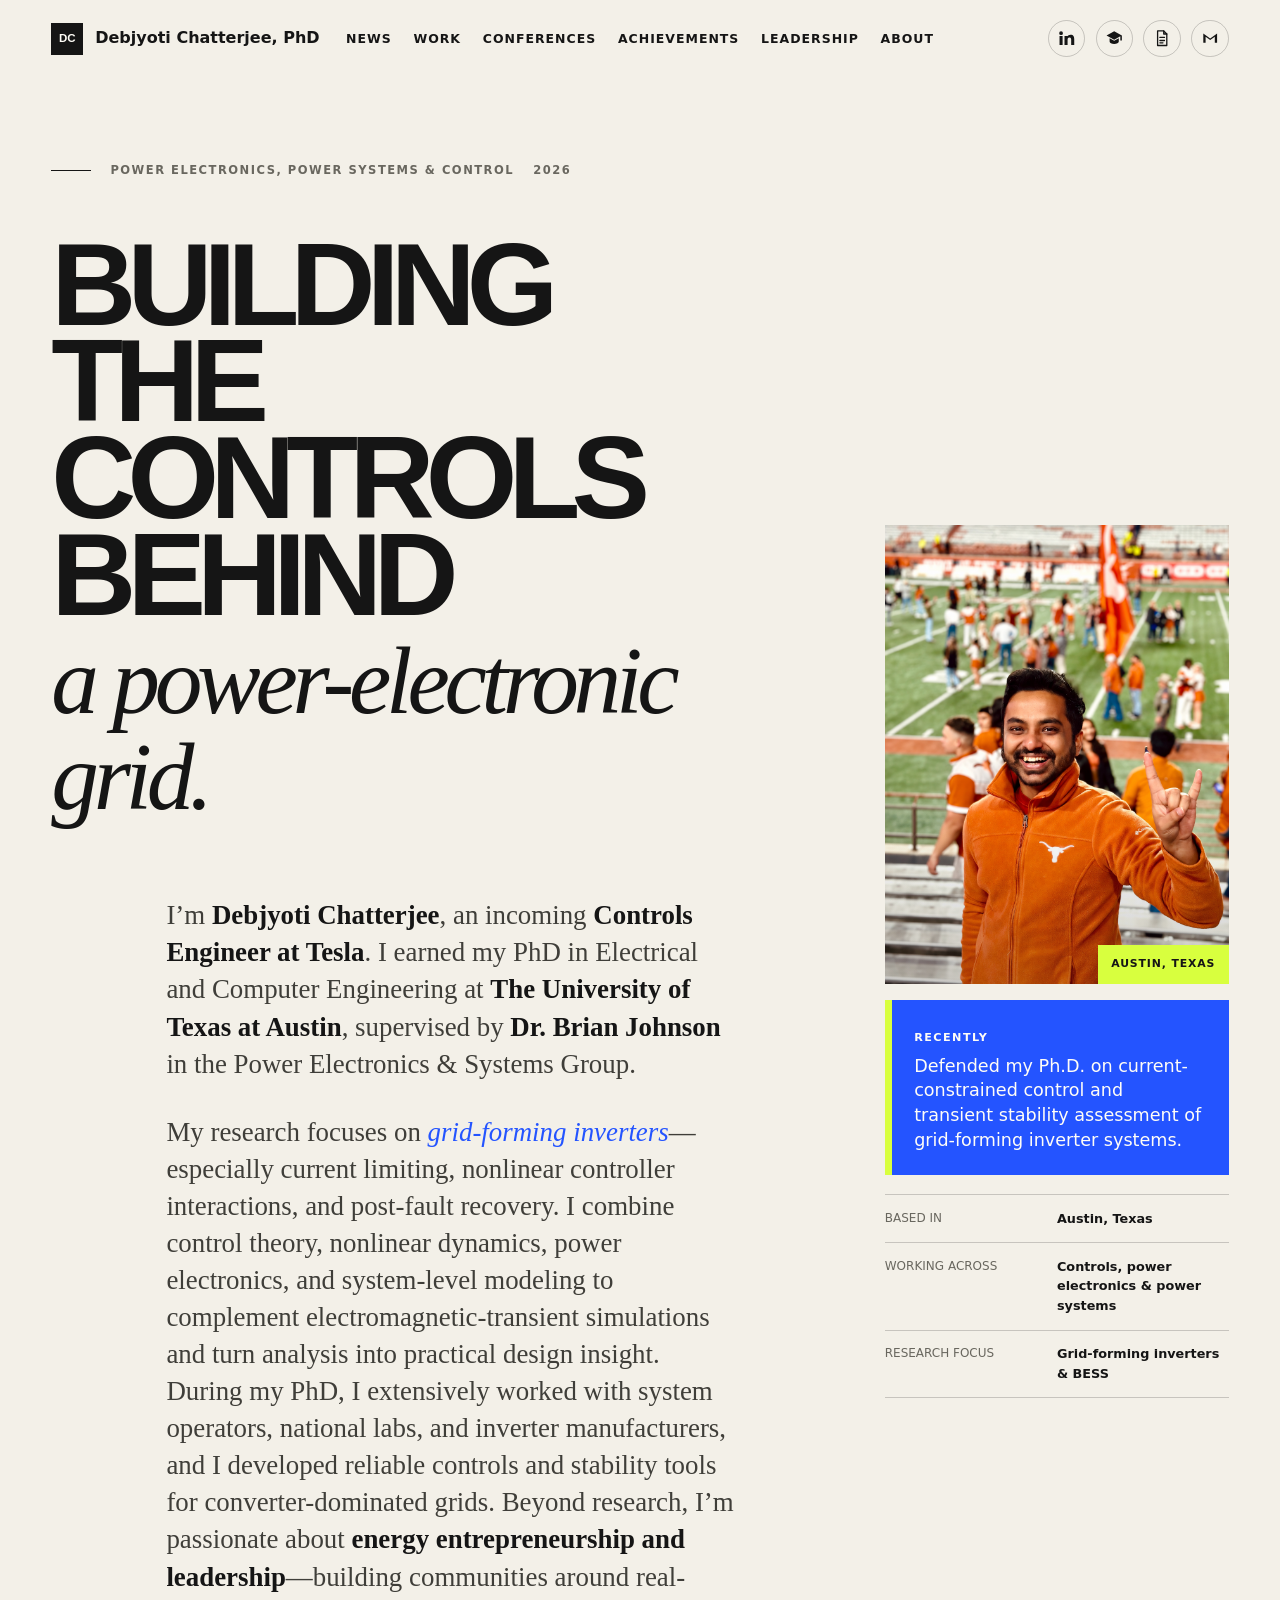
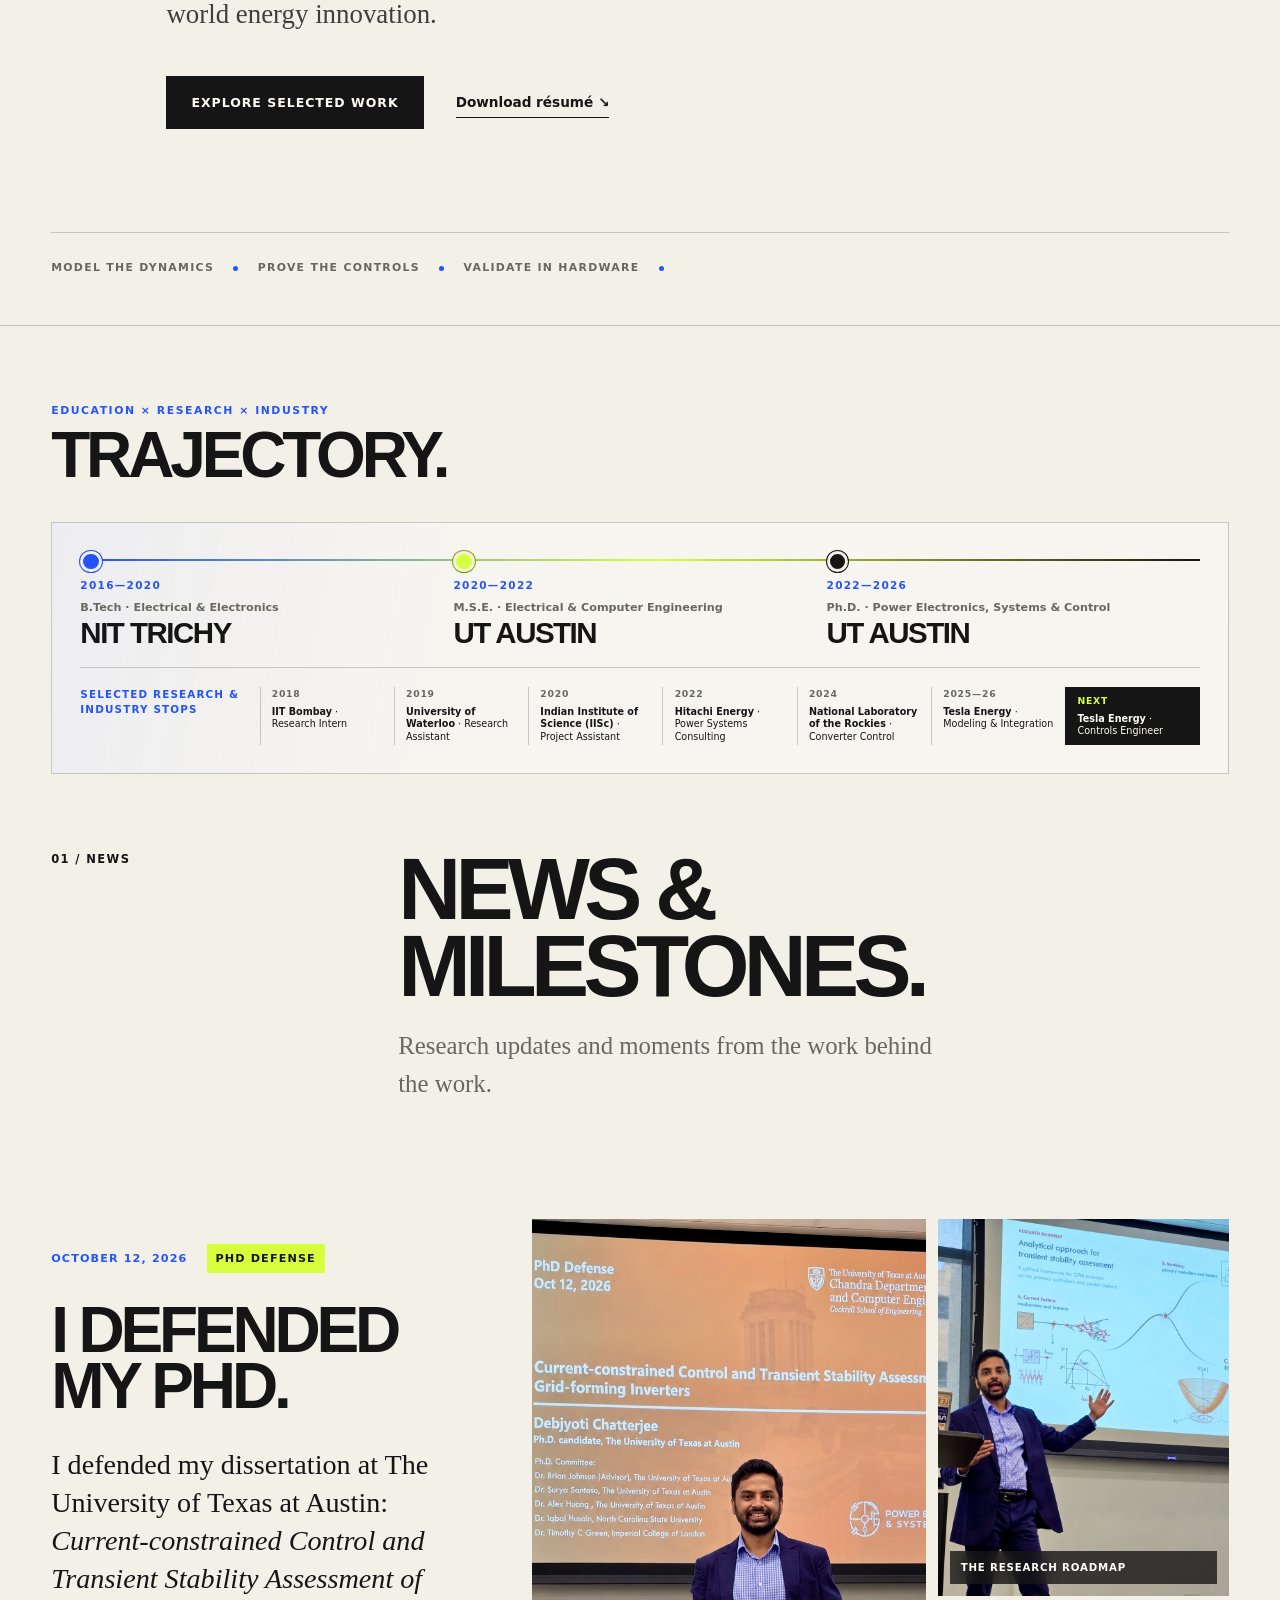
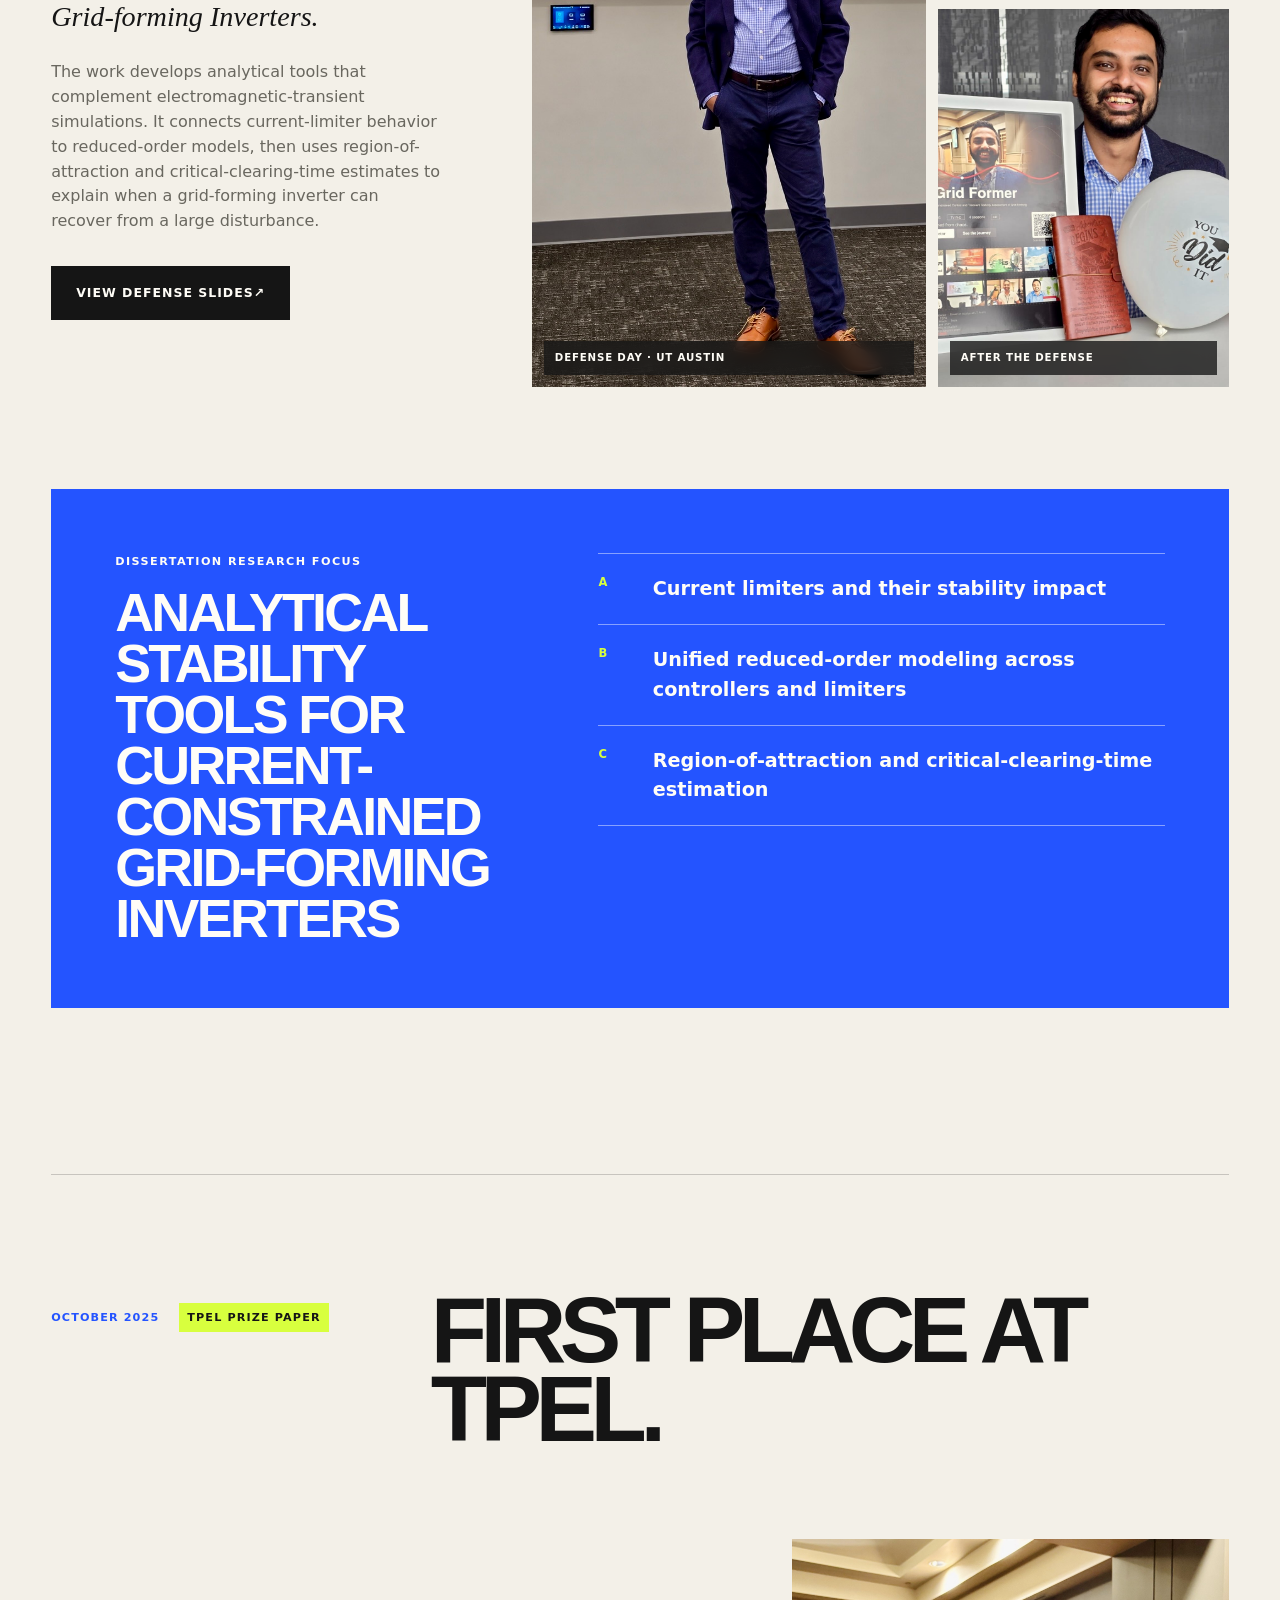
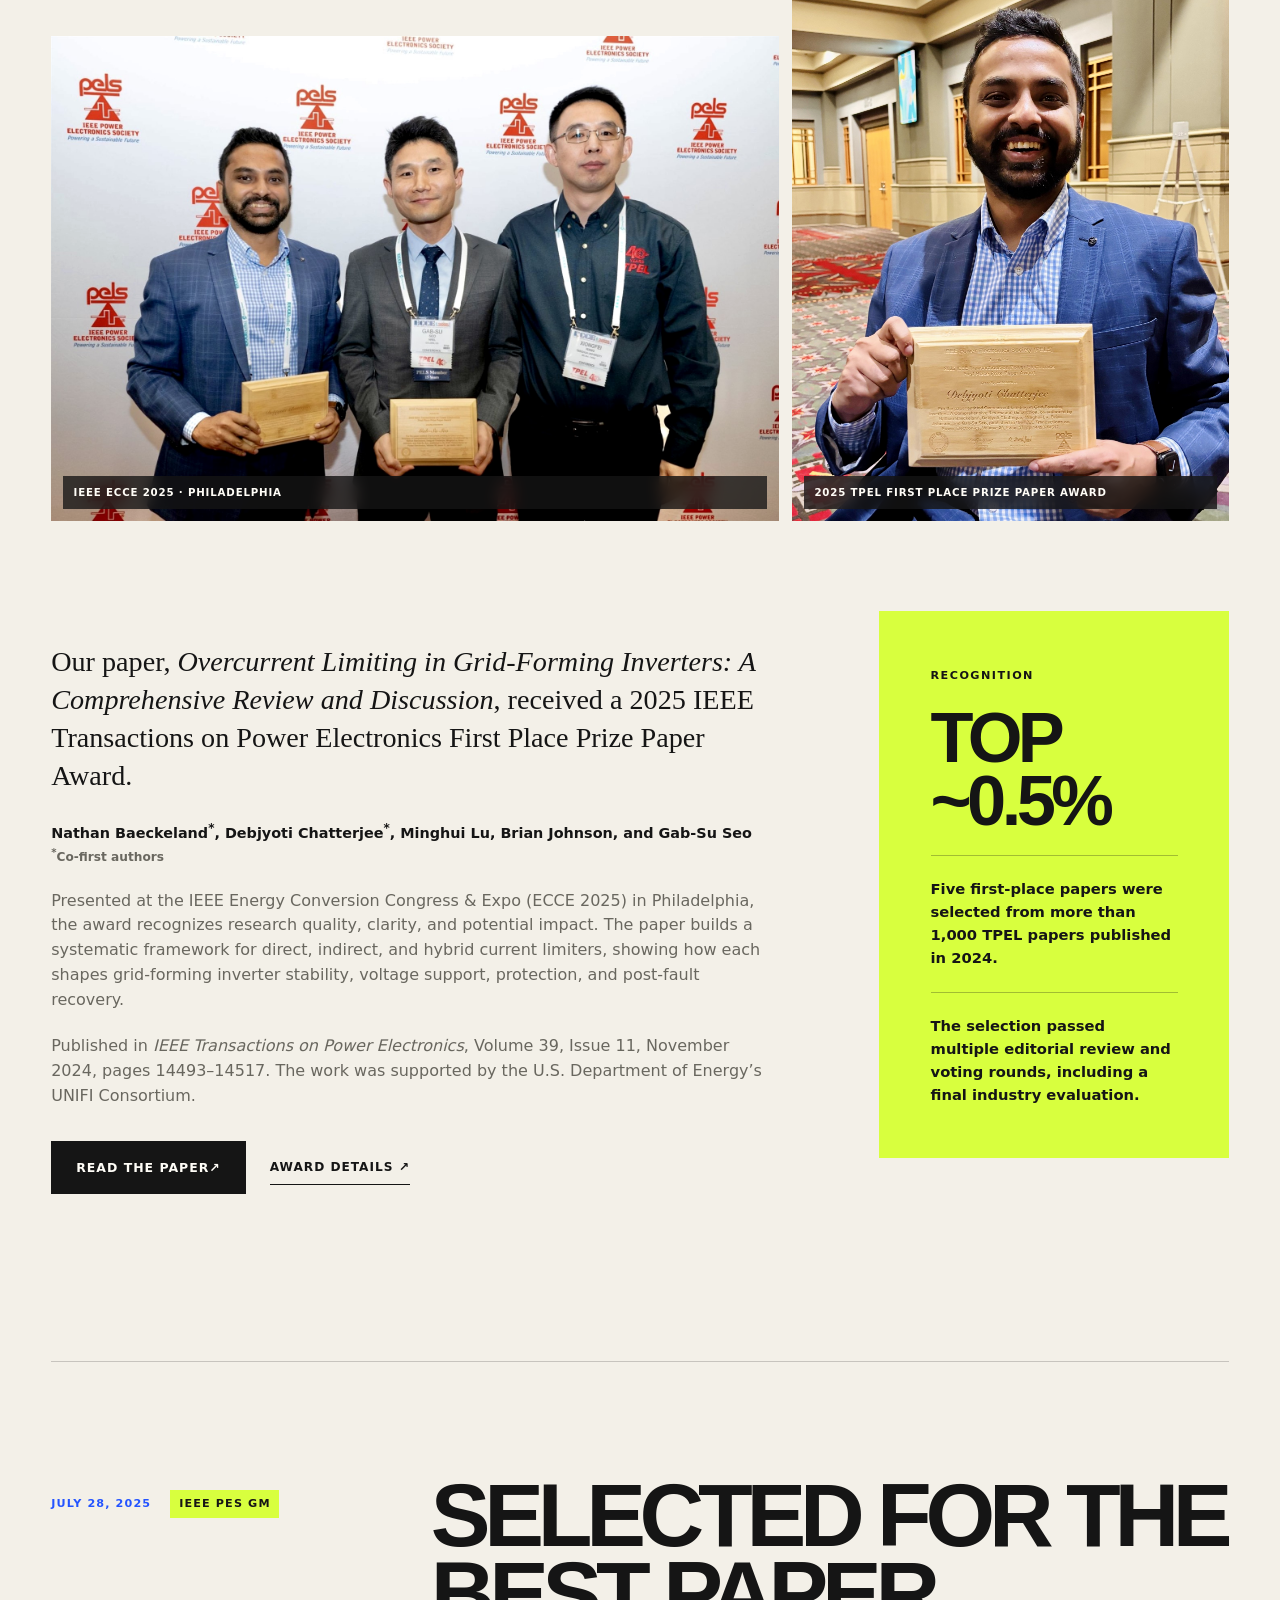
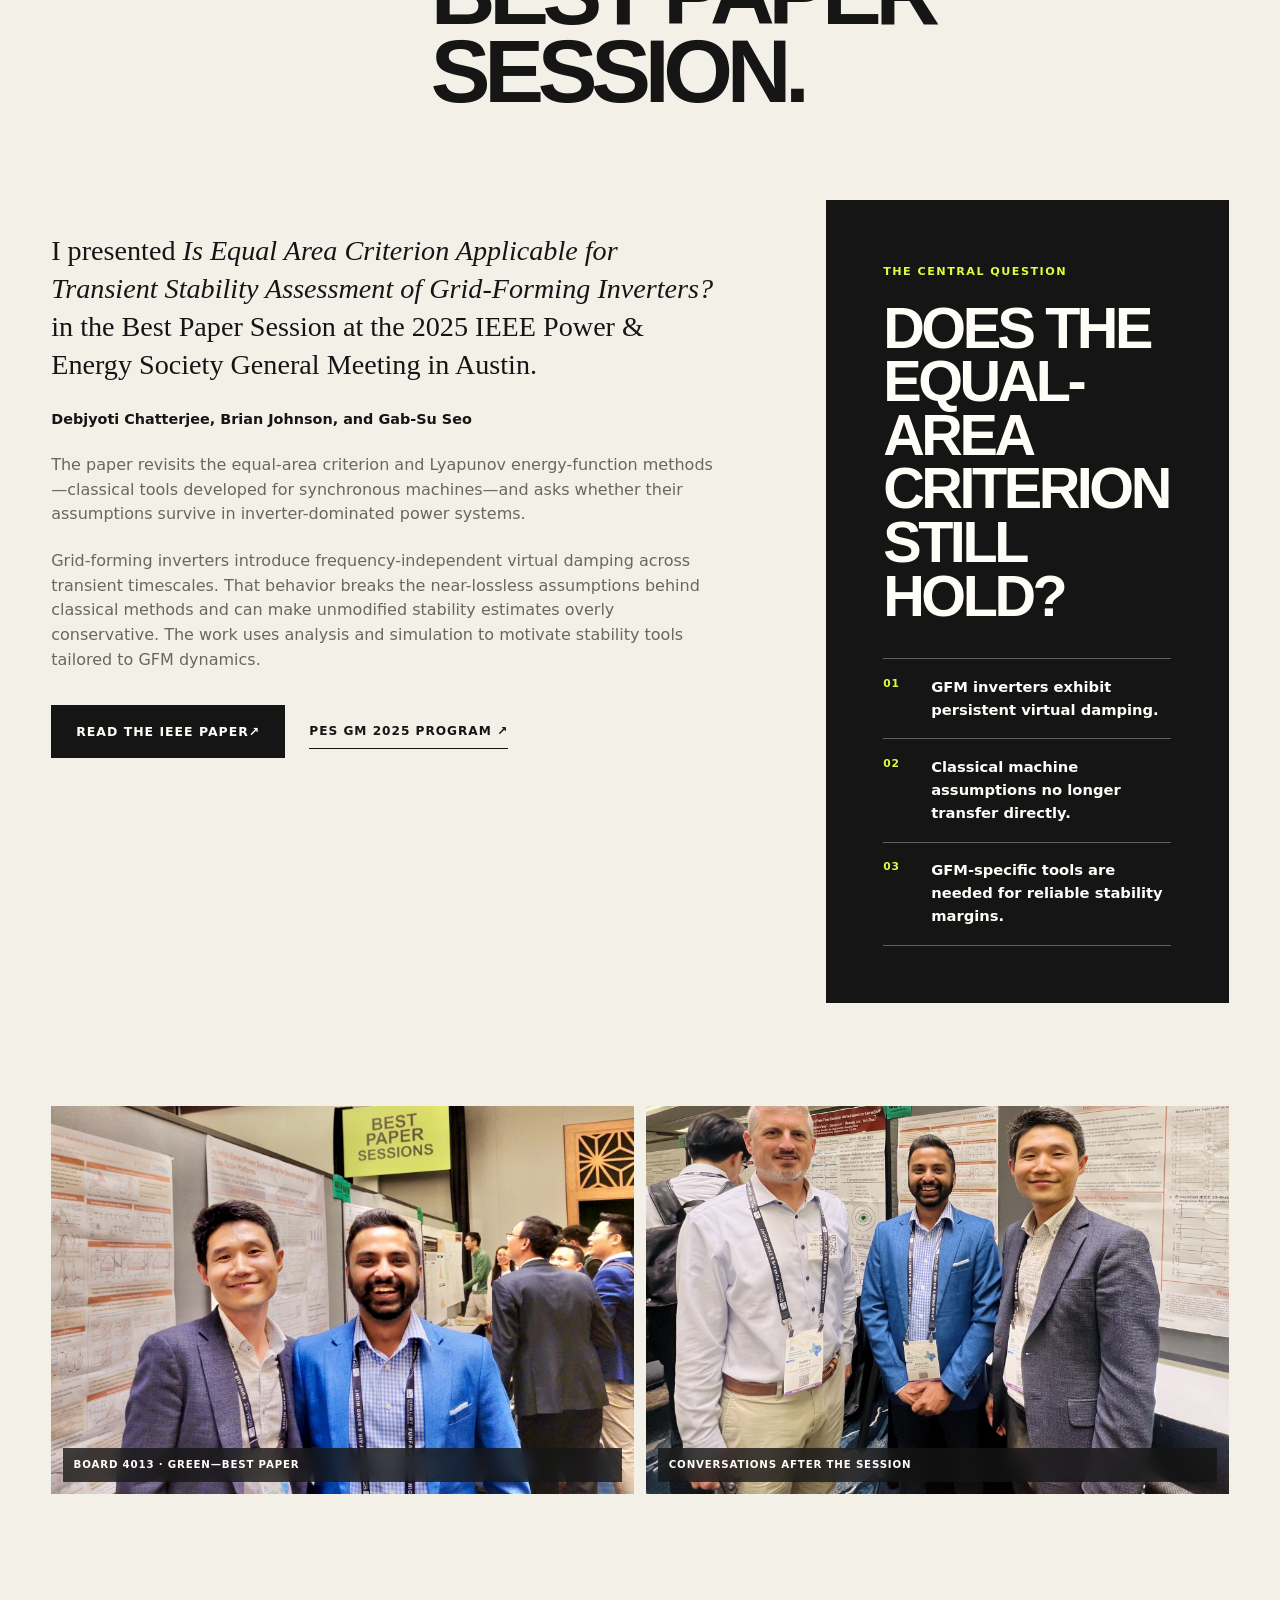
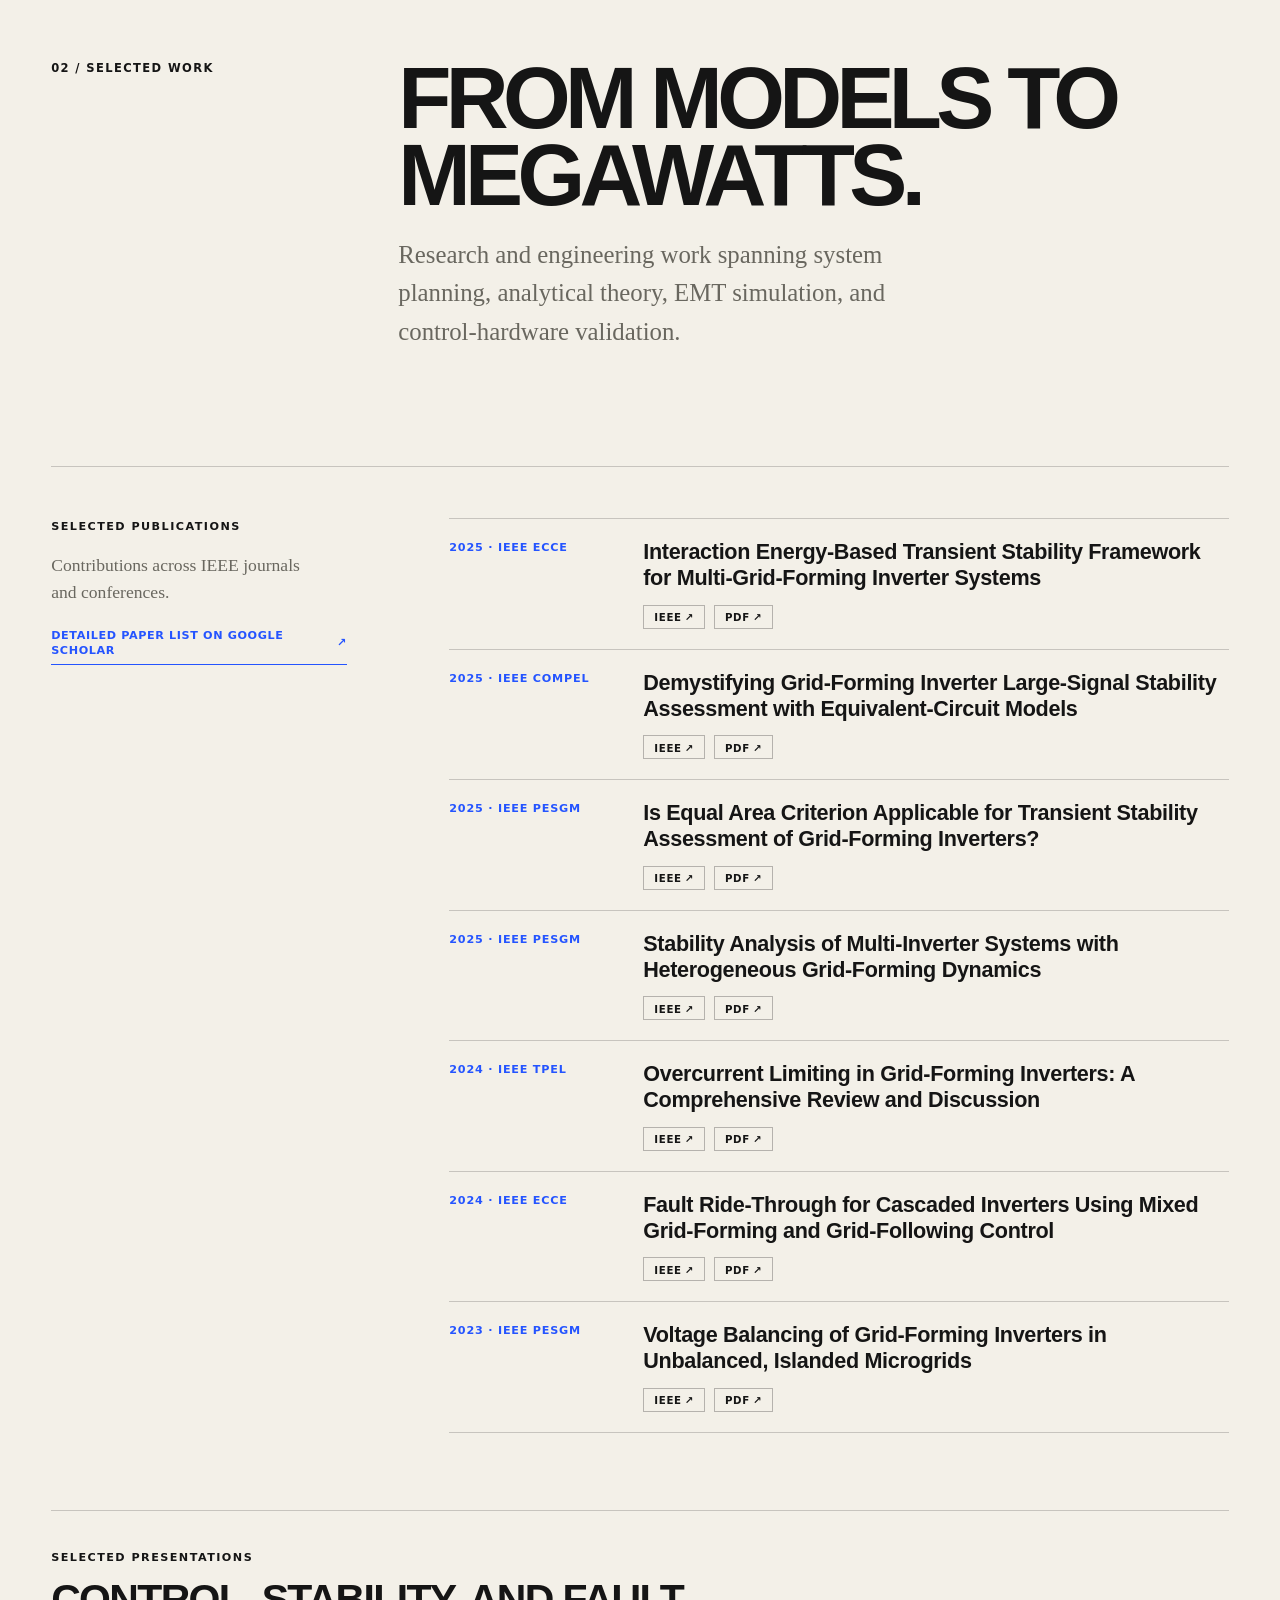
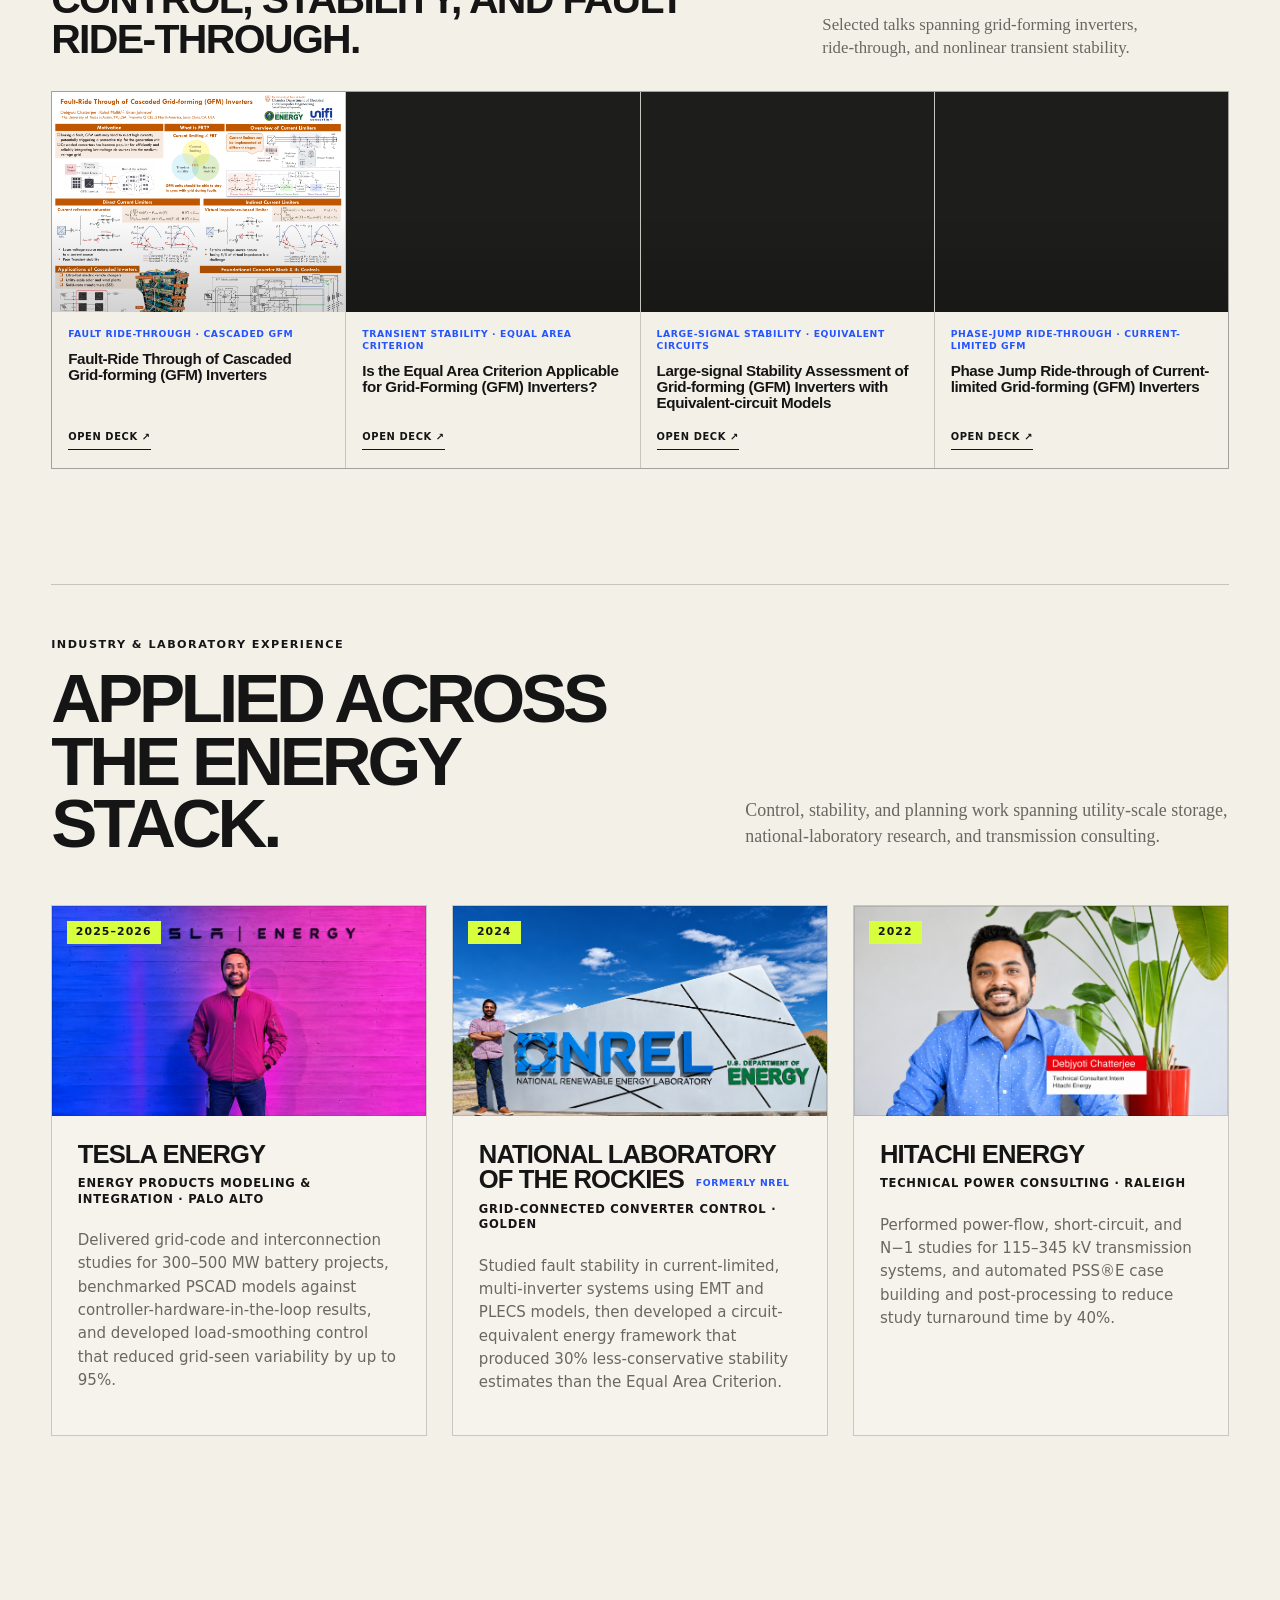
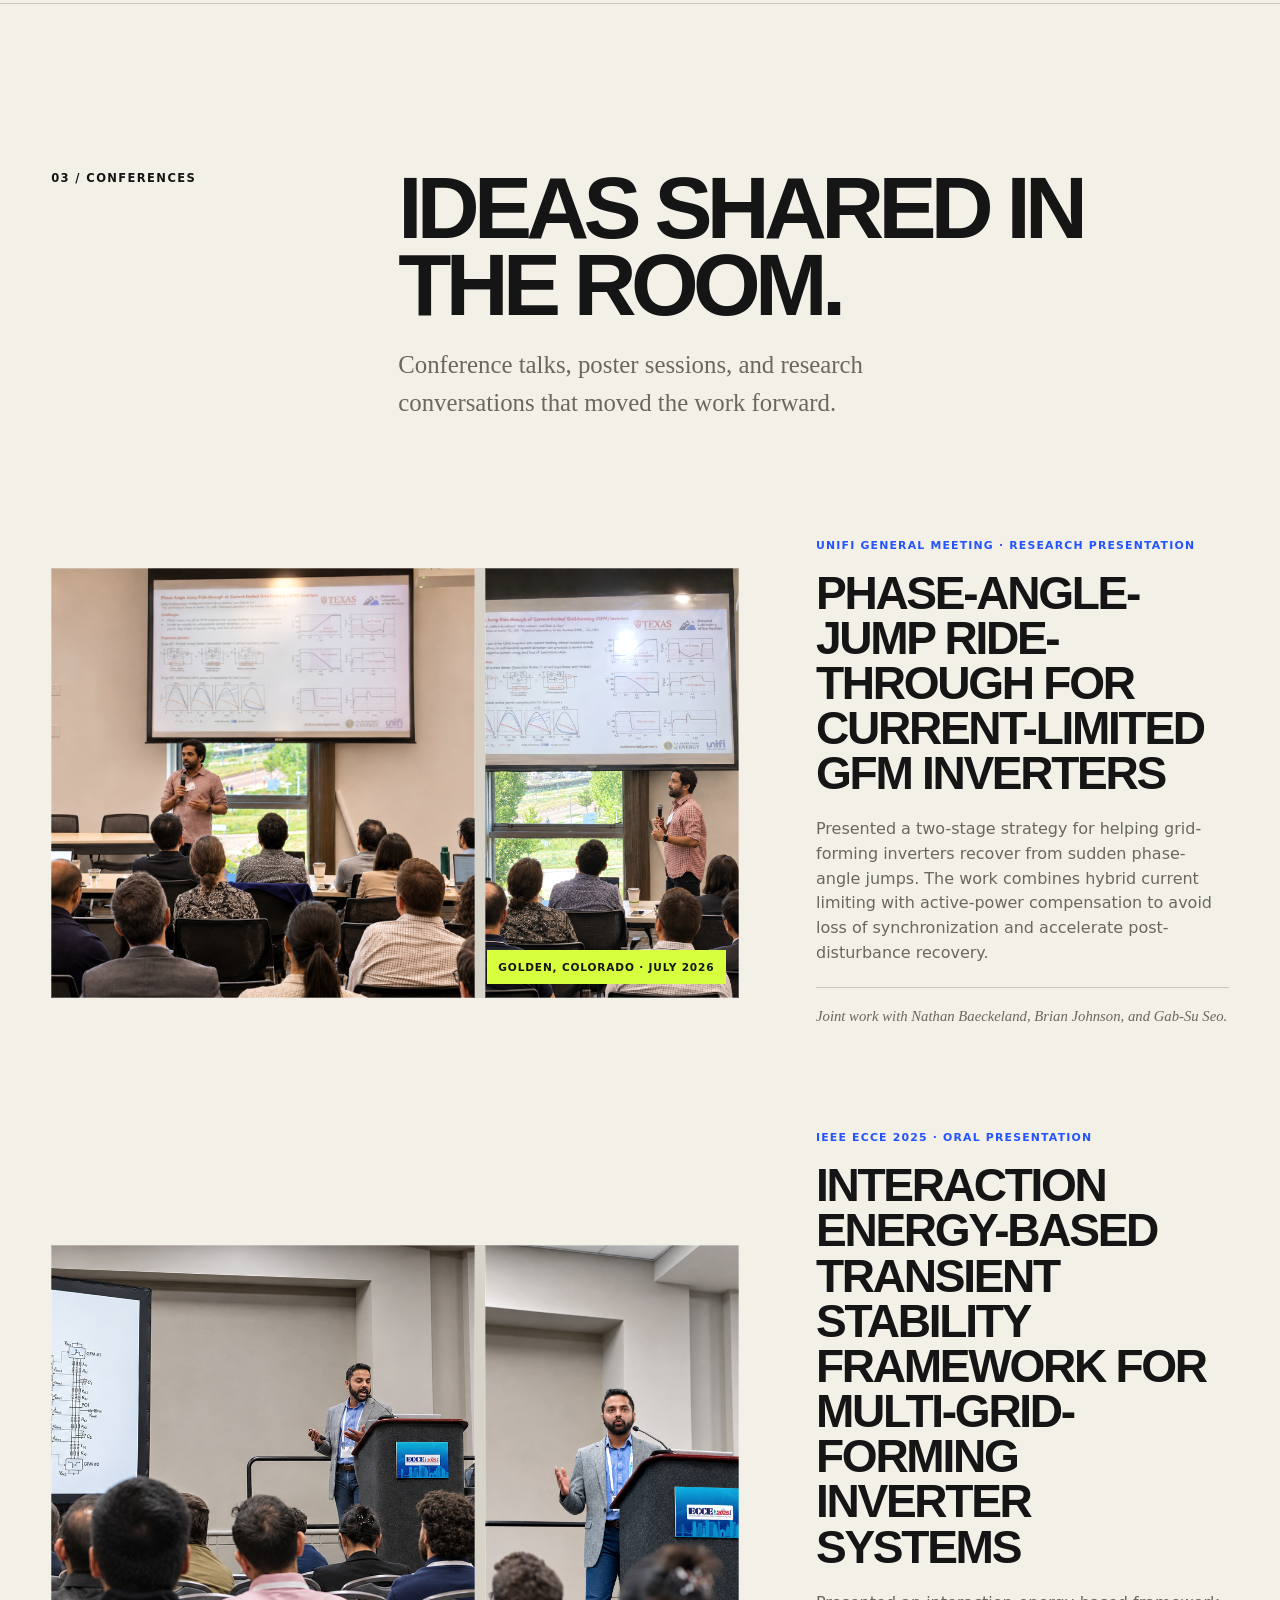
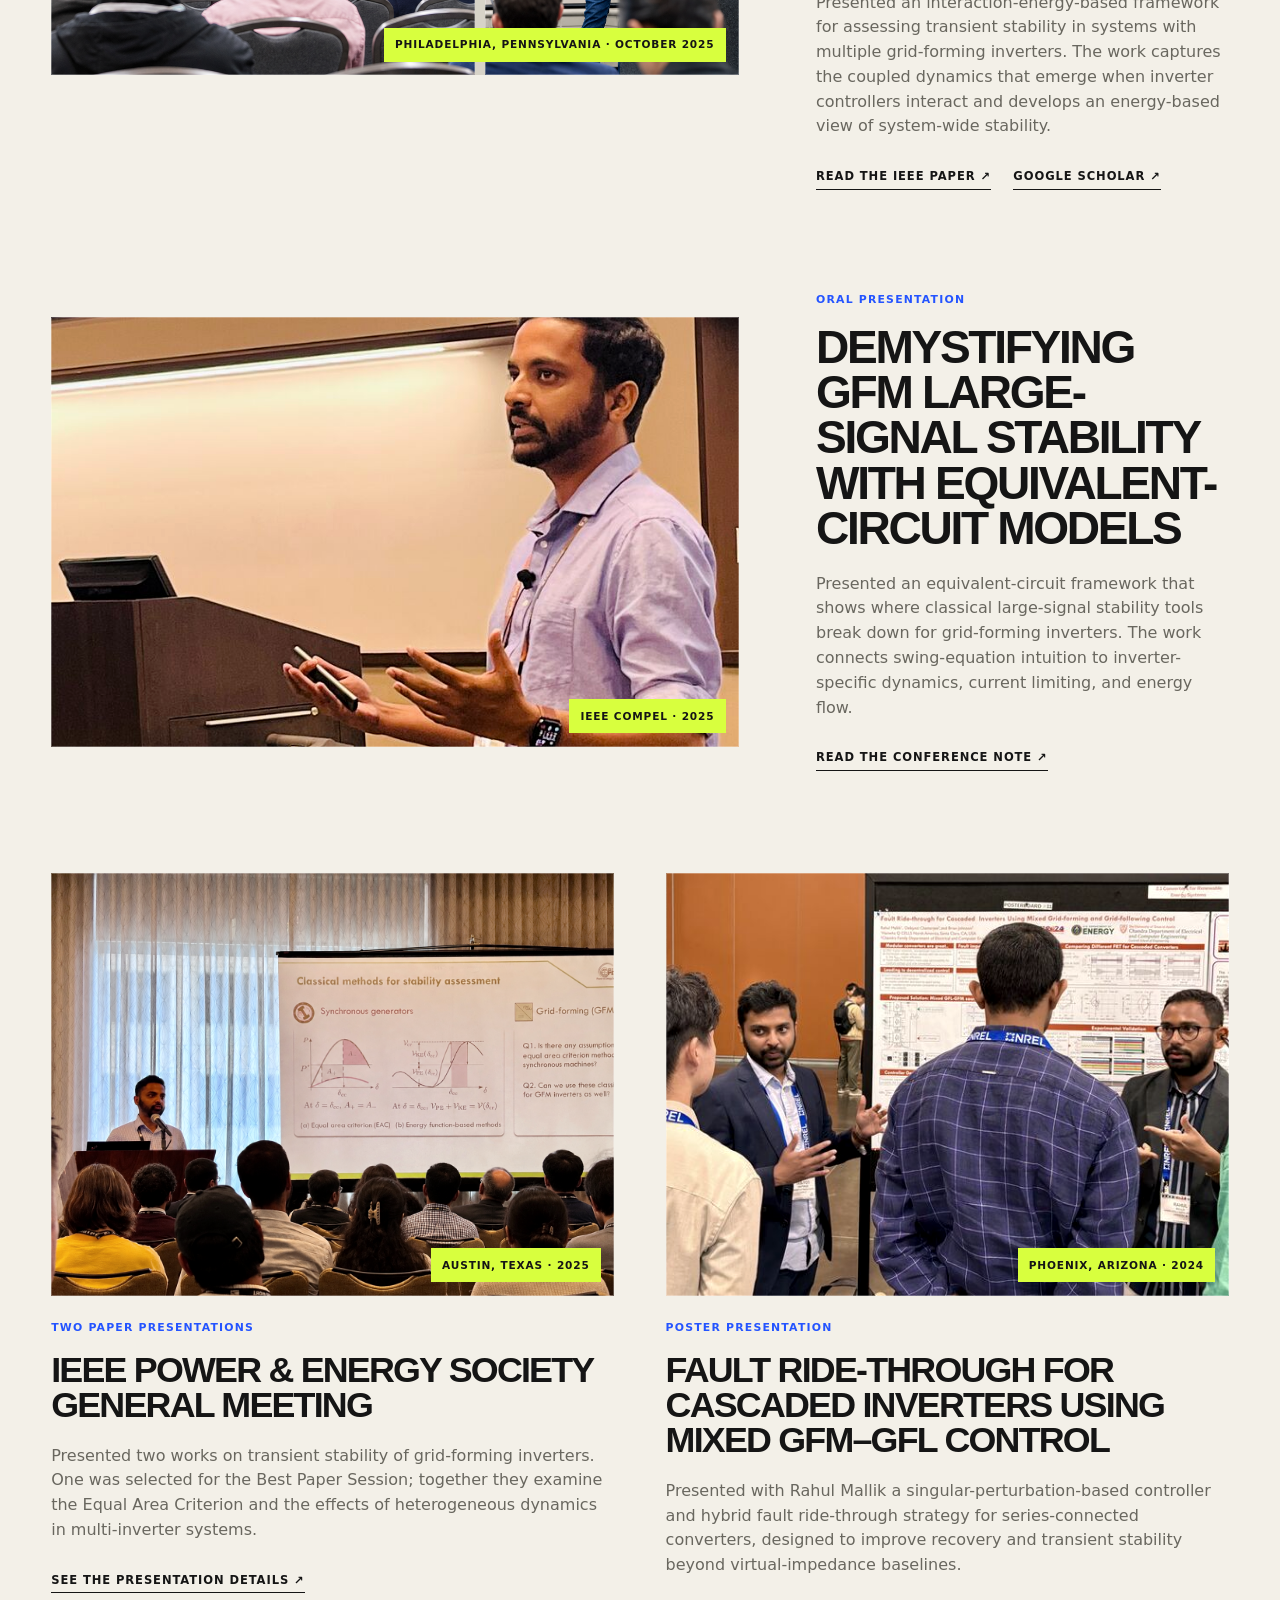
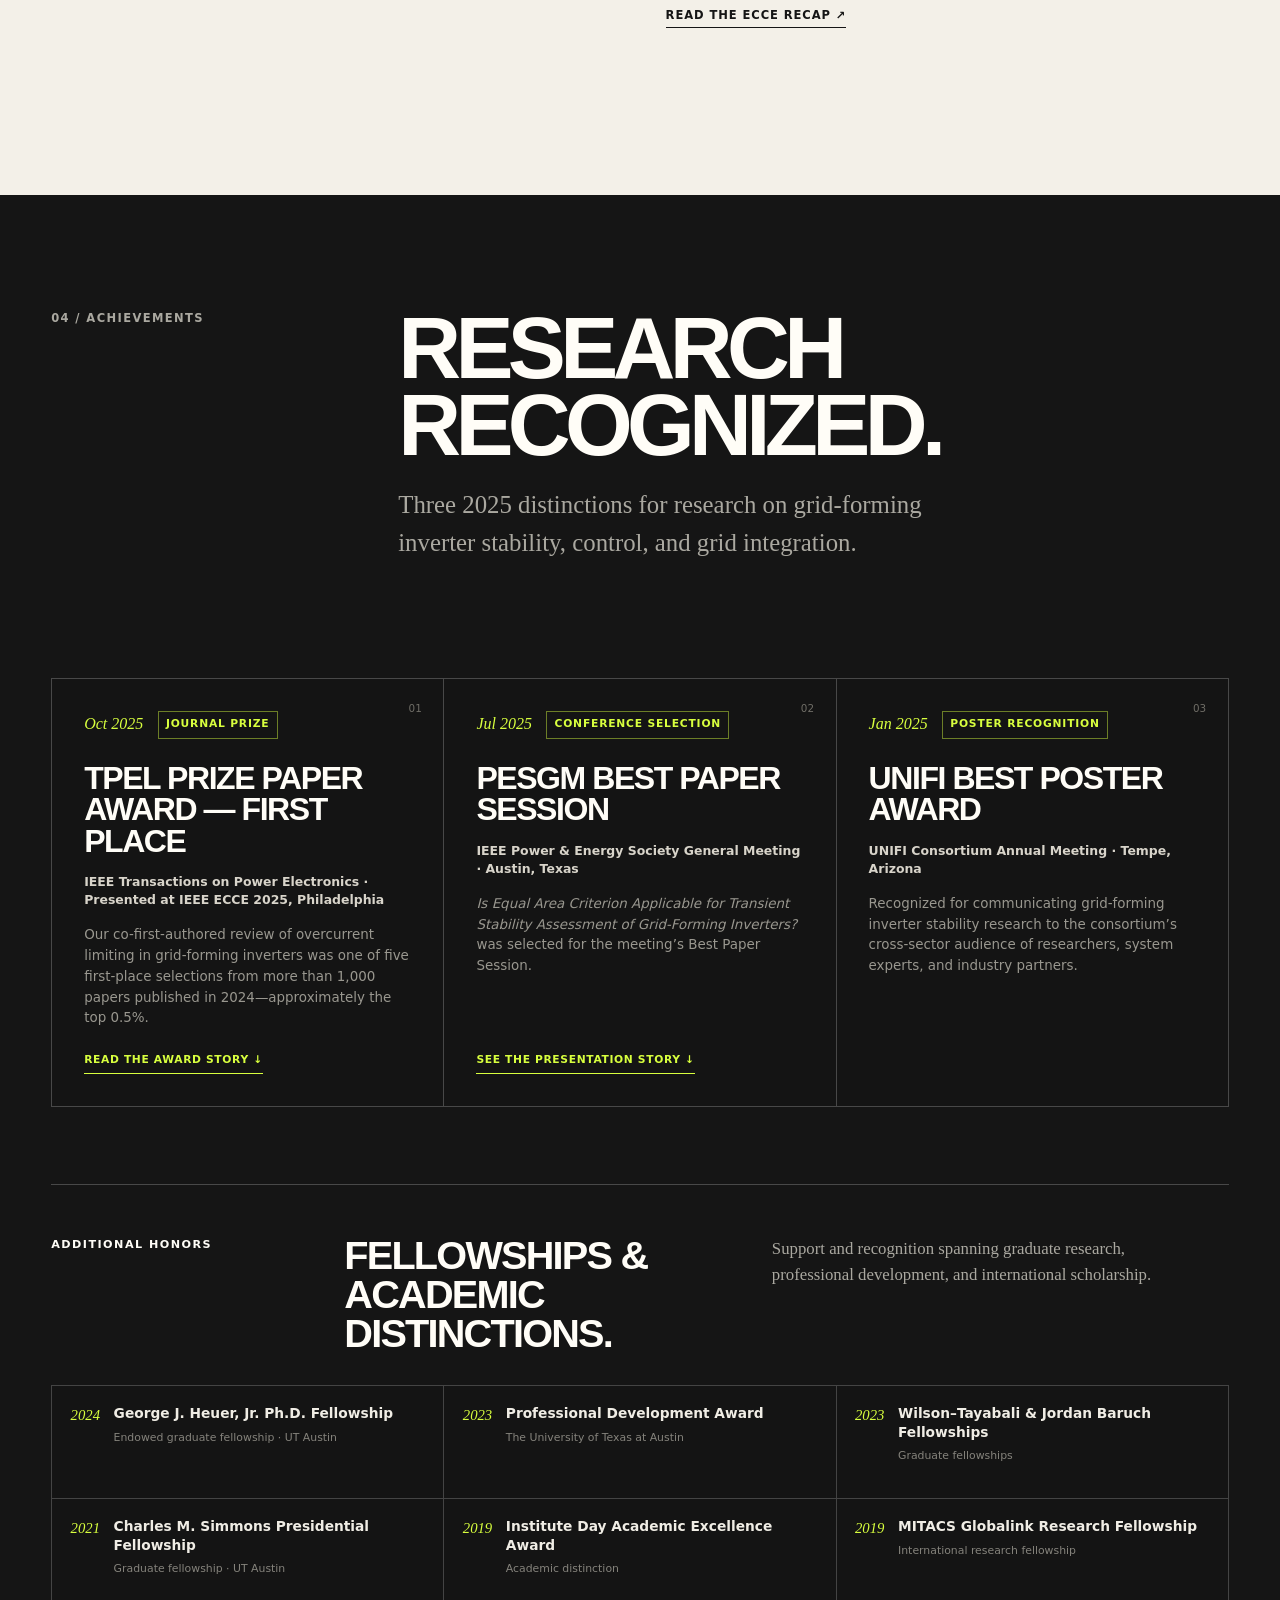
<file: index.html>
<!doctype html>
<html lang="en">
  <head>
    <meta charset="UTF-8" />
    <meta name="viewport" content="width=device-width, initial-scale=1" />
    <meta
      name="description"
      content="Debjyoti Chatterjee is an incoming Controls Engineer at Tesla and a power electronics, power systems, and control researcher working on grid-forming inverters, energy storage, and converter-dominated grids."
    />
    <meta name="theme-color" content="#f3f0e8" />
    <meta property="og:type" content="website" />
    <meta property="og:title" content="Debjyoti Chatterjee — Power Electronics, Power Systems & Control" />
    <meta
      property="og:description"
      content="Grid-forming inverter controls, energy storage, and stability research for a power-electronic grid."
    />
    <title>Debjyoti Chatterjee — Power Electronics, Power Systems & Control</title>
    <link rel="stylesheet" href="styles.css?v=20261105-tesla-branding" />
    <script>
      document.documentElement.classList.add("js");
    </script>
  </head>
  <body>
    <a class="skip-link" href="#main">Skip to content</a>

    <header class="site-header" data-header>
      <a class="identity" href="#top" aria-label="Return to the top">
        <span class="identity__mark" aria-hidden="true">DC</span>
        <span class="identity__name">Debjyoti Chatterjee, PhD</span>
      </a>

      <nav class="site-nav" aria-label="Primary navigation">
        <a href="#news">News</a>
        <a href="#work">Work</a>
        <a href="#conferences">Conferences</a>
        <a href="#achievements">Achievements</a>
        <a href="#leadership">Leadership</a>
        <a href="#about">About</a>
      </nav>

      <nav class="profile-links" aria-label="Profile and contact links">
        <a href="https://www.linkedin.com/in/cdebjyoti/" target="_blank" rel="noreferrer" aria-label="LinkedIn" title="LinkedIn">
          <svg viewBox="0 0 24 24" aria-hidden="true"><path d="M5.3 7.9A2.4 2.4 0 1 0 5.3 3a2.4 2.4 0 0 0 0 4.9ZM3.3 21h4V9.2h-4V21Zm6.5 0h4v-6.6c0-1.7.3-3.4 2.5-3.4 2.2 0 2.2 2 2.2 3.5V21h4v-7.3c0-3.6-.8-6.3-4.9-6.3-2 0-3.3 1.1-3.9 2.1h-.1V9.2H9.8V21Z"/></svg>
        </a>
        <a href="https://scholar.google.co.in/citations?user=AfHyV8oAAAAJ&amp;hl=en" target="_blank" rel="noreferrer" aria-label="Google Scholar" title="Google Scholar">
          <svg viewBox="0 0 24 24" aria-hidden="true"><path d="m12 3-10 5.5L12 14l8-4.4V15h2V8.5L12 3Z"/><path d="M6 12v4.2c0 1.5 2.7 3.3 6 3.3s6-1.8 6-3.3V12l-6 3.3L6 12Z"/></svg>
        </a>
        <a href="resume.pdf" aria-label="Résumé" title="Résumé">
          <svg viewBox="0 0 24 24" aria-hidden="true"><path d="M6 2.5h8l4 4V21.5H6v-19Z"/><path d="M14 2.5v4h4M9 11h6M9 15h6M9 18h4"/></svg>
        </a>
        <a href="mailto:debjyotichatterjee@utexas.edu" aria-label="Gmail" title="Gmail">
          <svg viewBox="0 0 24 24" aria-hidden="true"><path d="M3 6v12h3v-8l6 4.5 6-4.5v8h3V6l-9 6.5L3 6Z"/></svg>
        </a>
      </nav>

      <nav class="mobile-section-nav" aria-label="Mobile section navigation">
        <a href="#news">News</a>
        <a href="#work">Work</a>
        <a href="#conferences">Conferences</a>
        <a href="#achievements">Achievements</a>
        <a href="#leadership">Leadership</a>
        <a href="#about">About</a>
      </nav>
    </header>

    <main id="main">
      <section class="hero section-shell" id="top" aria-labelledby="hero-title">
        <div class="hero__intro reveal">
          <p class="eyebrow"><span>Power electronics, power systems &amp; control</span><span>2026</span></p>
          <h1 id="hero-title">
            Building the controls behind
            <em>a power-electronic grid.</em>
          </h1>
          <div class="hero__lede">
            <p>
              I’m <strong>Debjyoti Chatterjee</strong>, an incoming <strong>Controls Engineer at Tesla</strong>. I earned my
              PhD in Electrical and Computer Engineering at <strong>The University of Texas at Austin</strong>, supervised by
              <a href="https://johnsonlab.ece.utexas.edu/" target="_blank" rel="noreferrer"><strong>Dr. Brian Johnson</strong></a>
              in the Power Electronics &amp; Systems Group.
            </p>
            <p>
              My research focuses on <strong><em>grid-forming inverters</em></strong>—especially current limiting, nonlinear controller
              interactions, and post-fault recovery. I combine control theory, nonlinear dynamics, power electronics,
              and system-level modeling to complement electromagnetic-transient simulations and turn analysis into
              practical design insight. During my PhD, I extensively worked with system operators, national labs, and
              inverter manufacturers, and I developed reliable controls and stability tools for converter-dominated grids.
              Beyond research, I’m passionate about <strong>energy entrepreneurship and
              leadership</strong>—building communities around real-world energy innovation.
            </p>
          </div>
          <div class="hero__actions">
            <a class="button button--dark" href="#work">Explore selected work</a>
            <a class="text-link" href="resume.pdf">Download résumé <span aria-hidden="true">↘</span></a>
          </div>
        </div>

        <aside class="hero__aside reveal" aria-label="Current focus">
          <figure class="hero-photo">
            <img
              src="assets/hero-stadium.png"
              alt="Debjyoti Chatterjee at Darrell K Royal–Texas Memorial Stadium wearing Texas Longhorns colors"
              width="1086"
              height="1448"
              fetchpriority="high"
              decoding="async"
            />
            <figcaption>Austin, Texas</figcaption>
          </figure>
          <div class="hero__aside-details">
            <div class="signal-card signal-card--compact">
              <div class="signal-card__content">
                <p class="label">Recently</p>
                <p>Defended my Ph.D. on current-constrained control and transient stability assessment of grid-forming inverter systems.</p>
              </div>
            </div>
            <dl class="quick-facts">
              <div>
                <dt>Based in</dt>
                <dd>Austin, Texas</dd>
              </div>
              <div>
                <dt>Working across</dt>
                <dd>Controls, power electronics &amp; power systems</dd>
              </div>
              <div>
                <dt>Research focus</dt>
                <dd>Grid-forming inverters &amp; BESS</dd>
              </div>
            </dl>
          </div>
        </aside>

        <div class="hero__ticker" aria-hidden="true">
          <span>Model the dynamics</span><i></i>
          <span>Prove the controls</span><i></i>
          <span>Validate in hardware</span><i></i>
        </div>
      </section>

      <section class="journey section-shell" id="journey" aria-labelledby="journey-title">
        <div class="journey__heading reveal">
          <div>
            <p class="journey__kicker">Education × research × industry</p>
            <h2 id="journey-title">Trajectory.</h2>
          </div>
        </div>

        <div class="journey__ribbon reveal" aria-label="Debjyoti Chatterjee’s education and experience timeline">
          <ol class="journey__degrees" aria-label="Education">
            <li>
              <time datetime="2016/2020">2016—2020</time>
              <p>B.Tech · Electrical &amp; Electronics</p>
              <h3>NIT Trichy</h3>
            </li>
            <li>
              <time datetime="2020/2022">2020—2022</time>
              <p>M.S.E. · Electrical &amp; Computer Engineering</p>
              <h3>UT Austin</h3>
            </li>
            <li>
              <time datetime="2022/2026">2022—2026</time>
              <p>Ph.D. · Power Electronics, Systems &amp; Control</p>
              <h3>UT Austin</h3>
            </li>
          </ol>

          <div class="journey__roles">
            <p>Selected research &amp; industry stops</p>
            <ul>
              <li><time datetime="2018">2018</time><span><strong>IIT Bombay</strong> · Research Intern</span></li>
              <li><time datetime="2019">2019</time><span><strong>University of Waterloo</strong> · Research Assistant</span></li>
              <li><time datetime="2020">2020</time><span><strong>Indian Institute of Science (IISc)</strong> · Project Assistant</span></li>
              <li><time datetime="2022">2022</time><span><strong>Hitachi Energy</strong> · Power Systems Consulting</span></li>
              <li><time datetime="2024">2024</time><span><strong>National Laboratory of the Rockies</strong> · Converter Control</span></li>
              <li><time datetime="2025/2026">2025—26</time><span><strong>Tesla Energy</strong> · Modeling &amp; Integration</span></li>
              <li class="journey__role--next"><span>Next</span><span><strong>Tesla Energy</strong> · Controls Engineer</span></li>
            </ul>
          </div>
        </div>
      </section>

      <section class="news section-shell" id="news" aria-labelledby="news-title">
        <div class="section-heading reveal">
          <p class="section-number">01 / News</p>
          <div>
            <h2 id="news-title">News &amp; milestones.</h2>
            <p>Research updates and moments from the work behind the work.</p>
          </div>
        </div>

        <article class="news-feature">
          <div class="news-feature__story reveal">
            <p class="news-feature__date">
              <time datetime="2026-10-12">October 12, 2026</time>
              <span>PhD defense</span>
            </p>
            <h3>I defended my PhD.</h3>
            <p class="news-feature__lede">
              I defended my dissertation at The University of Texas at Austin:
              <cite>Current-constrained Control and Transient Stability Assessment of Grid-forming Inverters.</cite>
            </p>
            <p>
              The work develops analytical tools that complement electromagnetic-transient simulations. It connects
              current-limiter behavior to reduced-order models, then uses region-of-attraction and critical-clearing-time
              estimates to explain when a grid-forming inverter can recover from a large disturbance.
            </p>
            <a class="button button--dark" href="https://docs.google.com/presentation/d/1Pt07n2BbGu-lG9Pc813ao8_J3WdAIBca/edit?usp=sharing&amp;ouid=103705869760535921870&amp;rtpof=true&amp;sd=true" target="_blank" rel="noreferrer">
              View defense slides <span aria-hidden="true">↗</span>
            </a>
          </div>

          <div class="news-gallery reveal" aria-label="Photos from the PhD defense">
            <figure class="news-gallery__item news-gallery__item--portrait">
              <img src="assets/news/phd-defense-portrait.jpg" alt="Debjyoti Chatterjee standing in front of the title slide for his PhD defense" loading="lazy" decoding="async" />
              <figcaption>Defense day · UT Austin</figcaption>
            </figure>
            <figure class="news-gallery__item news-gallery__item--roadmap">
              <img src="assets/news/phd-defense-roadmap.jpg" alt="Debjyoti Chatterjee presenting the analytical transient-stability research roadmap" loading="lazy" decoding="async" />
              <figcaption>The research roadmap</figcaption>
            </figure>
            <figure class="news-gallery__item news-gallery__item--celebration">
              <img src="assets/news/phd-defense-celebration.jpg" alt="Debjyoti Chatterjee celebrating after his PhD defense with a Grid Former poster" loading="lazy" decoding="async" />
              <figcaption>After the defense</figcaption>
            </figure>
          </div>
        </article>

        <div class="news-research-note reveal" aria-label="Dissertation research focus">
          <div>
            <p class="label">Dissertation research focus</p>
            <h3>Analytical stability tools for current-constrained grid-forming inverters</h3>
          </div>
          <ol>
            <li><span>A</span>Current limiters and their stability impact</li>
            <li><span>B</span>Unified reduced-order modeling across controllers and limiters</li>
            <li><span>C</span>Region-of-attraction and critical-clearing-time estimation</li>
          </ol>
        </div>

        <article class="news-award" aria-labelledby="tpel-award-title">
          <header class="news-award__header reveal">
            <p class="news-feature__date">
              <time datetime="2025-10">October 2025</time>
              <span>TPEL Prize Paper</span>
            </p>
            <h3 id="tpel-award-title">First place at TPEL.</h3>
          </header>

          <div class="news-award__gallery reveal" aria-label="Photos from the TPEL Prize Paper Award at IEEE ECCE 2025">
            <figure class="news-award__photo news-award__photo--group">
              <img src="assets/news/tpel-prize-paper-group.jpg" alt="Debjyoti Chatterjee, Gab-Su Seo, and an IEEE TPEL representative holding prize paper awards at IEEE ECCE 2025" loading="lazy" decoding="async" />
              <figcaption>IEEE ECCE 2025 · Philadelphia</figcaption>
            </figure>
            <figure class="news-award__photo news-award__photo--award">
              <img src="assets/news/tpel-prize-paper-award.jpg" alt="Debjyoti Chatterjee holding the 2025 IEEE Transactions on Power Electronics First Place Prize Paper Award" loading="lazy" decoding="async" />
              <figcaption>2025 TPEL First Place Prize Paper Award</figcaption>
            </figure>
          </div>

          <div class="news-award__body reveal">
            <div class="news-award__copy">
              <p class="news-feature__lede">
                Our paper, <cite>Overcurrent Limiting in Grid-Forming Inverters: A Comprehensive Review and Discussion</cite>,
                received a 2025 IEEE Transactions on Power Electronics First Place Prize Paper Award.
              </p>
              <p class="news-award__authors">
                Nathan Baeckeland<sup>*</sup>, Debjyoti Chatterjee<sup>*</sup>, Minghui Lu, Brian Johnson, and Gab-Su Seo
                <span><sup>*</sup>Co-first authors</span>
              </p>
              <p>
                Presented at the IEEE Energy Conversion Congress &amp; Expo (ECCE 2025) in Philadelphia, the award recognizes
                research quality, clarity, and potential impact. The paper builds a systematic framework for direct, indirect,
                and hybrid current limiters, showing how each shapes grid-forming inverter stability, voltage support, protection,
                and post-fault recovery.
              </p>
              <p>
                Published in <cite>IEEE Transactions on Power Electronics</cite>, Volume 39, Issue 11, November 2024,
                pages 14493–14517. The work was supported by the U.S. Department of Energy’s UNIFI Consortium.
              </p>
              <div class="news-award__links">
                <a class="button button--dark" href="https://ieeexplore.ieee.org/document/10603443/" target="_blank" rel="noreferrer">
                  Read the paper <span aria-hidden="true">↗</span>
                </a>
                <a class="news-award__text-link" href="https://www.ieee-pels.org/awards/transactions-on-power-electronics-prize-paper-award/" target="_blank" rel="noreferrer">
                  Award details <span aria-hidden="true">↗</span>
                </a>
              </div>
            </div>

            <aside class="news-award__stat" aria-label="Award selectivity">
              <span class="label">Recognition</span>
              <strong>Top ~0.5%</strong>
              <p>Five first-place papers were selected from more than 1,000 TPEL papers published in 2024.</p>
              <p>The selection passed multiple editorial review and voting rounds, including a final industry evaluation.</p>
            </aside>
          </div>
        </article>

        <article class="news-pesgm" aria-labelledby="pesgm-best-paper-title">
          <header class="news-pesgm__header reveal">
            <p class="news-feature__date">
              <time datetime="2025-07-28">July 28, 2025</time>
              <span>IEEE PES GM</span>
            </p>
            <h3 id="pesgm-best-paper-title">Selected for the Best Paper Session.</h3>
          </header>

          <div class="news-pesgm__lead reveal">
            <div class="news-pesgm__copy">
              <p class="news-feature__lede">
                I presented <cite>Is Equal Area Criterion Applicable for Transient Stability Assessment of Grid-Forming Inverters?</cite>
                in the Best Paper Session at the 2025 IEEE Power &amp; Energy Society General Meeting in Austin.
              </p>
              <p class="news-pesgm__authors">Debjyoti Chatterjee, Brian Johnson, and Gab-Su Seo</p>
              <p>
                The paper revisits the equal-area criterion and Lyapunov energy-function methods—classical tools developed for
                synchronous machines—and asks whether their assumptions survive in inverter-dominated power systems.
              </p>
              <p>
                Grid-forming inverters introduce frequency-independent virtual damping across transient timescales. That behavior
                breaks the near-lossless assumptions behind classical methods and can make unmodified stability estimates overly
                conservative. The work uses analysis and simulation to motivate stability tools tailored to GFM dynamics.
              </p>
              <div class="news-pesgm__links">
                <a class="button button--dark" href="https://ieeexplore.ieee.org/document/11225302/" target="_blank" rel="noreferrer">
                  Read the IEEE paper <span aria-hidden="true">↗</span>
                </a>
                <a class="news-award__text-link" href="https://pes-gm.org/2025-austin/2025-program/" target="_blank" rel="noreferrer">
                  PES GM 2025 program <span aria-hidden="true">↗</span>
                </a>
              </div>
            </div>

            <aside class="news-pesgm__question" aria-label="Paper's central research question">
              <span class="label">The central question</span>
              <h4>Does the equal-area criterion still hold?</h4>
              <ul>
                <li><span>01</span>GFM inverters exhibit persistent virtual damping.</li>
                <li><span>02</span>Classical machine assumptions no longer transfer directly.</li>
                <li><span>03</span>GFM-specific tools are needed for reliable stability margins.</li>
              </ul>
            </aside>
          </div>

          <div class="news-pesgm__gallery reveal" aria-label="Photos from the IEEE PES General Meeting 2025 Best Paper Session">
            <figure class="news-pesgm__photo">
              <img src="assets/news/pesgm-best-paper-session.jpg" alt="Debjyoti Chatterjee and Gab-Su Seo at the IEEE PES General Meeting Best Paper Sessions" loading="lazy" decoding="async" />
              <figcaption>Board 4013 · Green—Best Paper</figcaption>
            </figure>
            <figure class="news-pesgm__photo">
              <img src="assets/news/pesgm-best-paper-collaborators.jpg" alt="Debjyoti Chatterjee with research colleagues beside the Best Paper Session posters" loading="lazy" decoding="async" />
              <figcaption>Conversations after the session</figcaption>
            </figure>
          </div>
        </article>
      </section>

      <section class="work section-shell" id="work" aria-labelledby="work-title">
        <div class="section-heading reveal">
          <p class="section-number">02 / Selected work</p>
          <div>
            <h2 id="work-title">From models to megawatts.</h2>
            <p>Research and engineering work spanning system planning, analytical theory, EMT simulation, and control-hardware validation.</p>
          </div>
        </div>


        <div class="publications reveal" id="publications">
          <div class="publications__heading">
            <p class="label">Selected publications</p>
            <p>Contributions across IEEE journals and conferences.</p>
            <a
              class="publications__scholar"
              href="https://scholar.google.co.in/citations?user=AfHyV8oAAAAJ&amp;hl=en"
              target="_blank"
              rel="noreferrer"
            >
              Detailed paper list on Google Scholar <span aria-hidden="true">↗</span>
            </a>
          </div>
          <ol>
            <li>
              <span>2025 · IEEE ECCE</span>
              <div class="publication__content">
                <strong>Interaction Energy-Based Transient Stability Framework for Multi-Grid-Forming Inverter Systems</strong>
                <div class="publication__links">
                  <a href="https://ieeexplore.ieee.org/abstract/document/11260189/" target="_blank" rel="noreferrer">IEEE <span aria-hidden="true">↗</span></a>
                  <a href="https://ieeexplore.ieee.org/iel8/11259441/11259442/11260189.pdf" target="_blank" rel="noreferrer">PDF <span aria-hidden="true">↗</span></a>
                </div>
              </div>
            </li>
            <li>
              <span>2025 · IEEE COMPEL</span>
              <div class="publication__content">
                <strong>Demystifying Grid-Forming Inverter Large-Signal Stability Assessment with Equivalent-Circuit Models</strong>
                <div class="publication__links">
                  <a href="https://ieeexplore.ieee.org/abstract/document/11121209/" target="_blank" rel="noreferrer">IEEE <span aria-hidden="true">↗</span></a>
                  <a href="https://ieeexplore.ieee.org/iel8/11121181/11121149/11121209.pdf" target="_blank" rel="noreferrer">PDF <span aria-hidden="true">↗</span></a>
                </div>
              </div>
            </li>
            <li>
              <span>2025 · IEEE PESGM</span>
              <div class="publication__content">
                <strong>Is Equal Area Criterion Applicable for Transient Stability Assessment of Grid-Forming Inverters?</strong>
                <div class="publication__links">
                  <a href="https://ieeexplore.ieee.org/abstract/document/11225302/" target="_blank" rel="noreferrer">IEEE <span aria-hidden="true">↗</span></a>
                  <a href="https://ieeexplore.ieee.org/iel8/11224957/11224958/11225302.pdf" target="_blank" rel="noreferrer">PDF <span aria-hidden="true">↗</span></a>
                </div>
              </div>
            </li>
            <li>
              <span>2025 · IEEE PESGM</span>
              <div class="publication__content">
                <strong>Stability Analysis of Multi-Inverter Systems with Heterogeneous Grid-Forming Dynamics</strong>
                <div class="publication__links">
                  <a href="https://ieeexplore.ieee.org/abstract/document/11225105/" target="_blank" rel="noreferrer">IEEE <span aria-hidden="true">↗</span></a>
                  <a href="https://ieeexplore.ieee.org/iel8/11224957/11224958/11225105.pdf" target="_blank" rel="noreferrer">PDF <span aria-hidden="true">↗</span></a>
                </div>
              </div>
            </li>
            <li>
              <span>2024 · IEEE TPEL</span>
              <div class="publication__content">
                <strong>Overcurrent Limiting in Grid-Forming Inverters: A Comprehensive Review and Discussion</strong>
                <div class="publication__links">
                  <a href="https://ieeexplore.ieee.org/abstract/document/10603443/" target="_blank" rel="noreferrer">IEEE <span aria-hidden="true">↗</span></a>
                  <a href="https://ieeexplore.ieee.org/iel8/63/4359240/10603443.pdf" target="_blank" rel="noreferrer">PDF <span aria-hidden="true">↗</span></a>
                </div>
              </div>
            </li>
            <li>
              <span>2024 · IEEE ECCE</span>
              <div class="publication__content">
                <strong>Fault Ride-Through for Cascaded Inverters Using Mixed Grid-Forming and Grid-Following Control</strong>
                <div class="publication__links">
                  <a href="https://ieeexplore.ieee.org/abstract/document/10860876/" target="_blank" rel="noreferrer">IEEE <span aria-hidden="true">↗</span></a>
                  <a href="https://ieeexplore.ieee.org/iel8/10860271/10860272/10860876.pdf" target="_blank" rel="noreferrer">PDF <span aria-hidden="true">↗</span></a>
                </div>
              </div>
            </li>
            <li>
              <span>2023 · IEEE PESGM</span>
              <div class="publication__content">
                <strong>Voltage Balancing of Grid-Forming Inverters in Unbalanced, Islanded Microgrids</strong>
                <div class="publication__links">
                  <a href="https://ieeexplore.ieee.org/abstract/document/10253222/" target="_blank" rel="noreferrer">IEEE <span aria-hidden="true">↗</span></a>
                  <a href="https://ieeexplore.ieee.org/iel7/10252165/10252088/10253222.pdf" target="_blank" rel="noreferrer">PDF <span aria-hidden="true">↗</span></a>
                </div>
              </div>
            </li>
          </ol>
        </div>

        <section class="presentations reveal" id="presentations" aria-labelledby="presentations-title">
          <div class="presentations__heading">
            <div>
              <p class="label">Selected presentations</p>
              <h3 id="presentations-title">Control, stability, and fault ride-through.</h3>
            </div>
            <p>Selected talks spanning grid-forming inverters, ride-through, and nonlinear transient stability.</p>
          </div>

          <div class="presentation-grid">
            <article class="presentation-card">
              <a class="presentation-card__image" href="assets/presentations/fault-ride-through-cascaded-gfm.pdf" target="_blank" rel="noreferrer" aria-label="Open the Fault-Ride Through of Cascaded Grid-forming Inverters presentation PDF">
                <img src="assets/presentations/fault-ride-through-cascaded-gfm.png" alt="Preview of the Fault-Ride Through of Cascaded Grid-forming Inverters presentation" loading="lazy" decoding="async" />
              </a>
              <div class="presentation-card__content">
                <p>Fault ride-through · Cascaded GFM</p>
                <h4>Fault-Ride Through of Cascaded Grid-forming (GFM) Inverters</h4>
                <a href="assets/presentations/fault-ride-through-cascaded-gfm.pdf" target="_blank" rel="noreferrer">Open deck <span aria-hidden="true">↗</span></a>
              </div>
            </article>

            <article class="presentation-card">
              <a class="presentation-card__image" href="assets/presentations/equal-area-criterion-gfm.pdf" target="_blank" rel="noreferrer" aria-label="Open the Equal Area Criterion for Grid-Forming Inverters presentation PDF">
                <img src="assets/presentations/equal-area-criterion-gfm.png" alt="Preview of the Equal Area Criterion for Grid-Forming Inverters presentation" loading="lazy" decoding="async" />
              </a>
              <div class="presentation-card__content">
                <p>Transient stability · Equal Area Criterion</p>
                <h4>Is the Equal Area Criterion Applicable for Grid-Forming (GFM) Inverters?</h4>
                <a href="assets/presentations/equal-area-criterion-gfm.pdf" target="_blank" rel="noreferrer">Open deck <span aria-hidden="true">↗</span></a>
              </div>
            </article>

            <article class="presentation-card">
              <a class="presentation-card__image" href="assets/presentations/large-signal-stability-equivalent-circuit.pdf" target="_blank" rel="noreferrer" aria-label="Open the large-signal stability equivalent-circuit presentation PDF">
                <img src="assets/presentations/large-signal-stability-equivalent-circuit.png" alt="Preview of the large-signal stability equivalent-circuit presentation" loading="lazy" decoding="async" />
              </a>
              <div class="presentation-card__content">
                <p>Large-signal stability · Equivalent circuits</p>
                <h4>Large-signal Stability Assessment of Grid-forming (GFM) Inverters with Equivalent-circuit Models</h4>
                <a href="assets/presentations/large-signal-stability-equivalent-circuit.pdf" target="_blank" rel="noreferrer">Open deck <span aria-hidden="true">↗</span></a>
              </div>
            </article>

            <article class="presentation-card">
              <a class="presentation-card__image" href="assets/presentations/phase-jump-ride-through.pdf" target="_blank" rel="noreferrer" aria-label="Open the phase-jump ride-through presentation PDF">
                <img src="assets/presentations/phase-jump-ride-through.png" alt="Preview of the phase-jump ride-through presentation" loading="lazy" decoding="async" />
              </a>
              <div class="presentation-card__content">
                <p>Phase-jump ride-through · Current-limited GFM</p>
                <h4>Phase Jump Ride-through of Current-limited Grid-forming (GFM) Inverters</h4>
                <a href="assets/presentations/phase-jump-ride-through.pdf" target="_blank" rel="noreferrer">Open deck <span aria-hidden="true">↗</span></a>
              </div>
            </article>
          </div>
        </section>

        <div class="experience reveal" id="experience" aria-labelledby="experience-title">
          <div class="experience__intro">
            <div>
              <p class="label">Industry &amp; laboratory experience</p>
              <h3 id="experience-title">Applied across the energy stack.</h3>
            </div>
            <p class="experience__summary">Control, stability, and planning work spanning utility-scale storage, national-laboratory research, and transmission consulting.</p>
          </div>
          <ol>
            <li>
              <span>2025–2026</span>
              <figure class="experience__image experience__image--tesla">
                <img src="assets/experience/tesla-energy-card.png?v=20261105-branding" alt="Debjyoti Chatterjee beneath the Tesla Energy sign in Palo Alto" loading="lazy" decoding="async" />
              </figure>
              <div class="experience__copy">
                <strong>Tesla Energy</strong>
                <p class="experience__role">Energy Products Modeling &amp; Integration · Palo Alto</p>
                <p>Delivered grid-code and interconnection studies for 300–500 MW battery projects, benchmarked PSCAD models against controller-hardware-in-the-loop results, and developed load-smoothing control that reduced grid-seen variability by up to 95%.</p>
              </div>
            </li>
            <li>
              <span>2024</span>
              <figure class="experience__image experience__image--rockies">
                <img src="assets/experience/national-lab-rockies.png" alt="Debjyoti Chatterjee at the National Laboratory of the Rockies campus in Golden, Colorado" loading="lazy" decoding="async" />
              </figure>
              <div class="experience__copy">
                <strong>National Laboratory of the Rockies <small>formerly NREL</small></strong>
                <p class="experience__role">Grid-Connected Converter Control · Golden</p>
                <p>Studied fault stability in current-limited, multi-inverter systems using EMT and PLECS models, then developed a circuit-equivalent energy framework that produced 30% less-conservative stability estimates than the Equal Area Criterion.</p>
              </div>
            </li>
            <li>
              <span>2022</span>
              <figure class="experience__image">
                <img src="assets/experience/hitachi-energy.png" alt="Debjyoti Chatterjee during his technical power consulting internship at Hitachi Energy" loading="lazy" decoding="async" />
              </figure>
              <div class="experience__copy">
                <strong>Hitachi Energy</strong>
                <p class="experience__role">Technical Power Consulting · Raleigh</p>
                <p>Performed power-flow, short-circuit, and N−1 studies for 115–345 kV transmission systems, and automated PSS®E case building and post-processing to reduce study turnaround time by 40%.</p>
              </div>
            </li>
          </ol>
        </div>
      </section>

      <section class="conferences section-shell" id="conferences" aria-labelledby="conferences-title">
        <div class="section-heading reveal">
          <p class="section-number">03 / Conferences</p>
          <div>
            <h2 id="conferences-title">Ideas shared in the room.</h2>
            <p>Conference talks, poster sessions, and research conversations that moved the work forward.</p>
          </div>
        </div>

        <div class="conference-grid">
          <article class="conference-card conference-card--wide conference-card--unifi reveal">
            <div class="conference-card__gallery" role="group" aria-label="Photos from the July 2026 UNIFI General Meeting in Golden, Colorado">
              <figure>
                <img src="assets/conferences/unifi-general-meeting-2026-room-enhanced.png" alt="Debjyoti Chatterjee presenting phase-angle-jump ride-through research to the UNIFI General Meeting audience" loading="lazy" decoding="async" />
              </figure>
              <figure>
                <img src="assets/conferences/unifi-general-meeting-2026-talk-enhanced.png" alt="Debjyoti Chatterjee speaking beside results for current-limited grid-forming inverters" loading="lazy" decoding="async" />
              </figure>
              <span>Golden, Colorado · July 2026</span>
            </div>
            <div class="conference-card__body">
              <p class="conference-card__kicker">UNIFI General Meeting · Research presentation</p>
              <h3>Phase-angle-jump ride-through for current-limited GFM inverters</h3>
              <p>Presented a two-stage strategy for helping grid-forming inverters recover from sudden phase-angle jumps. The work combines hybrid current limiting with active-power compensation to avoid loss of synchronization and accelerate post-disturbance recovery.</p>
              <p class="conference-card__credit">Joint work with Nathan Baeckeland, Brian Johnson, and Gab-Su Seo.</p>
            </div>
          </article>

          <article class="conference-card conference-card--wide conference-card--ecce-2025 reveal">
            <div class="conference-card__gallery" role="group" aria-label="Photos from Debjyoti Chatterjee's presentation at IEEE ECCE 2025 in Philadelphia">
              <figure>
                <img src="assets/conferences/ecce-2025-interaction-energy-talk.png" alt="Debjyoti Chatterjee presenting an interaction-energy-based transient-stability framework at IEEE ECCE 2025" loading="lazy" decoding="async" />
              </figure>
              <figure>
                <img src="assets/conferences/ecce-2025-podium.png" alt="Debjyoti Chatterjee speaking at the IEEE ECCE 2025 podium in Philadelphia" loading="lazy" decoding="async" />
              </figure>
              <span>Philadelphia, Pennsylvania · October 2025</span>
            </div>
            <div class="conference-card__body">
              <p class="conference-card__kicker">IEEE ECCE 2025 · Oral presentation</p>
              <h3>Interaction Energy-Based Transient Stability Framework for Multi-Grid-Forming Inverter Systems</h3>
              <p>Presented an interaction-energy-based framework for assessing transient stability in systems with multiple grid-forming inverters. The work captures the coupled dynamics that emerge when inverter controllers interact and develops an energy-based view of system-wide stability.</p>
              <div class="conference-card__links" aria-label="Publication links">
                <a class="conference-card__link" href="https://ieeexplore.ieee.org/abstract/document/11260189/" target="_blank" rel="noreferrer">Read the IEEE paper <span aria-hidden="true">↗</span></a>
                <a class="conference-card__link" href="https://scholar.google.co.in/citations?user=AfHyV8oAAAAJ&amp;hl=en" target="_blank" rel="noreferrer">Google Scholar <span aria-hidden="true">↗</span></a>
              </div>
            </div>
          </article>

          <article class="conference-card conference-card--wide reveal">
            <a class="conference-card__image" href="https://www.linkedin.com/posts/cdebjyoti_unifi-activity-7345881303927439360-OJGw" target="_blank" rel="noreferrer" aria-label="View the COMPEL 2025 post on LinkedIn">
              <img src="assets/conferences/compel-2025.jpg" alt="Debjyoti Chatterjee presenting at IEEE COMPEL 2025" loading="lazy" decoding="async" />
              <span>IEEE COMPEL · 2025</span>
            </a>
            <div class="conference-card__body">
              <p class="conference-card__kicker">Oral presentation</p>
              <h3>Demystifying GFM large-signal stability with equivalent-circuit models</h3>
              <p>Presented an equivalent-circuit framework that shows where classical large-signal stability tools break down for grid-forming inverters. The work connects swing-equation intuition to inverter-specific dynamics, current limiting, and energy flow.</p>
              <a class="conference-card__link" href="https://www.linkedin.com/posts/cdebjyoti_unifi-activity-7345881303927439360-OJGw" target="_blank" rel="noreferrer">Read the conference note <span aria-hidden="true">↗</span></a>
            </div>
          </article>

          <article class="conference-card reveal">
            <a class="conference-card__image" href="https://www.linkedin.com/posts/cdebjyoti_pesgm-datacenters-activity-7366256874565881856-efes" target="_blank" rel="noreferrer" aria-label="View the IEEE PESGM 2025 post on LinkedIn">
              <img src="assets/conferences/pesgm-2025-enhanced.png" alt="Debjyoti Chatterjee presenting a transient stability paper to the audience at IEEE PESGM 2025" loading="lazy" decoding="async" />
              <span>Austin, Texas · 2025</span>
            </a>
            <div class="conference-card__body">
              <p class="conference-card__kicker">Two paper presentations</p>
              <h3>IEEE Power &amp; Energy Society General Meeting</h3>
              <p>Presented two works on transient stability of grid-forming inverters. One was selected for the Best Paper Session; together they examine the Equal Area Criterion and the effects of heterogeneous dynamics in multi-inverter systems.</p>
              <a class="conference-card__link" href="https://www.linkedin.com/posts/cdebjyoti_pesgm-unifi-unifi-activity-7353074013092433920-gx20" target="_blank" rel="noreferrer">See the presentation details <span aria-hidden="true">↗</span></a>
            </div>
          </article>

          <article class="conference-card reveal">
            <a class="conference-card__image" href="https://www.linkedin.com/posts/cdebjyoti_gfl-gfm-ecce2024-activity-7256330056635953152-hEgT" target="_blank" rel="noreferrer" aria-label="View the IEEE ECCE 2024 post on LinkedIn">
              <img src="assets/conferences/ecce-2024.jpg" alt="Debjyoti Chatterjee discussing a fault ride-through poster at IEEE ECCE 2024" loading="lazy" decoding="async" />
              <span>Phoenix, Arizona · 2024</span>
            </a>
            <div class="conference-card__body">
              <p class="conference-card__kicker">Poster presentation</p>
              <h3>Fault ride-through for cascaded inverters using mixed GFM–GFL control</h3>
              <p>Presented with Rahul Mallik a singular-perturbation-based controller and hybrid fault ride-through strategy for series-connected converters, designed to improve recovery and transient stability beyond virtual-impedance baselines.</p>
              <a class="conference-card__link" href="https://www.linkedin.com/posts/cdebjyoti_gfl-gfm-ecce2024-activity-7256330056635953152-hEgT" target="_blank" rel="noreferrer">Read the ECCE recap <span aria-hidden="true">↗</span></a>
            </div>
          </article>

        </div>
      </section>

      <section class="leadership section-shell" id="leadership" aria-labelledby="leadership-title">
        <div class="section-heading reveal">
          <p class="section-number">05 / Leadership</p>
          <div>
            <h2 id="leadership-title">Building communities around energy.</h2>
            <p>Leadership across global energy-and-climate networks, UT Austin’s interdisciplinary energy community, and the Texas entrepreneurship ecosystem.</p>
          </div>
        </div>

        <div class="leadership-list">
          <article class="leadership-card leadership-card--openminds reveal">
            <div class="leadership-card__openminds-photo">
              <figure>
                <img src="assets/leadership/openminds-summit-rice-2025.png" alt="Debjyoti Chatterjee with the OpenMinds NextGen cohort at the OpenMinds Summit at Rice University in July 2025" loading="lazy" decoding="async" />
                <figcaption>OpenMinds Summit · Rice University · July 2025</figcaption>
              </figure>
              <span>Inaugural NextGen cohort</span>
            </div>
            <div class="leadership-card__body">
              <p class="leadership-card__meta"><span>OpenMinds</span><span>2024–2025</span></p>
              <p class="leadership-card__role">NextGen Energy &amp; Climate Leader</p>
              <h3>More energy and fewer emissions—tackled together.</h3>
              <p>Selected for OpenMinds’ inaugural NextGen cohort, a cross-disciplinary network that connects emerging leaders with energy and climate experts to act on the “Dual Challenge.” At the OpenMinds Summit at Rice University in July 2025, I joined the cohort for collaborative work across energy, climate, and emerging technology. As part of the Renewables &amp; AI team, I examined how AI-driven demand is reshaping the grid and the renewable capacity it will require.</p>
              <div class="leadership-card__links">
                <a href="https://www.openminds203x.org/impact/nextgen" target="_blank" rel="noreferrer">Explore NextGen <span aria-hidden="true">↗</span></a>
                <a href="https://www.linkedin.com/in/cdebjyoti/" target="_blank" rel="noreferrer">Role on LinkedIn <span aria-hidden="true">↗</span></a>
              </div>
            </div>
          </article>

          <article class="leadership-card leadership-card--lec reveal">
            <div class="leadership-card__gallery" role="group" aria-label="Longhorn Energy Club events led by Debjyoti Chatterjee in 2024">
              <figure>
                <img src="assets/leadership/longhorn-energy-club-president-2024.jpg" alt="Debjyoti Chatterjee speaking at a Longhorn Energy Club event as club president in 2024" loading="lazy" decoding="async" />
                <figcaption>Longhorn Energy Club · President · 2024</figcaption>
              </figure>
              <figure>
                <img src="assets/leadership/longhorn-energy-club-audience-2024.jpg" alt="Debjyoti Chatterjee addressing the audience at a Longhorn Energy Club event in 2024" loading="lazy" decoding="async" />
                <figcaption>Leading the Longhorn energy community · UT Austin · 2024</figcaption>
              </figure>
              <span>Vice President · 2023 / President · 2024</span>
            </div>
            <div class="leadership-card__body">
              <p class="leadership-card__meta"><span>Longhorn Energy Club</span><span>2023–2024</span></p>
              <p class="leadership-card__role">Vice President · 2023 &nbsp;—&nbsp; President · 2024</p>
              <h3>A campus gateway to the Texas energy ecosystem.</h3>
              <p>Served as Vice President in 2023 and President in 2024, leading UT Austin’s interdisciplinary student community for energy. I connected students across engineering, business, policy, geoscience, and law with professionals and researchers through speaker events, collaborative student programs, and UT Energy Week.</p>
              <div class="leadership-card__links">
                <a href="https://www.longhornenergyclub.com/" target="_blank" rel="noreferrer">Visit the club <span aria-hidden="true">↗</span></a>
                <a href="https://www.linkedin.com/posts/cdebjyoti_energy-oil-gas-activity-7101961416739356672-0SOw" target="_blank" rel="noreferrer">See the event recap <span aria-hidden="true">↗</span></a>
              </div>
            </div>
          </article>

          <article class="leadership-card leadership-card--texe reveal">
            <div class="leadership-card__body">
              <p class="leadership-card__meta"><span>TEX-E</span><span>2023–2025</span></p>
              <p class="leadership-card__role">Energy Innovation Fellow · Conference Director</p>
              <h3>Turning energy ideas into entrepreneurial action.</h3>
              <p>Joined the Texas Exchange for Energy &amp; Climate Entrepreneurship as a 2023–24 Energy Innovation Fellow, then directed its inaugural conference in 2025. Hosted at The Ion in Houston, the summit brought students, founders, investors, and industry leaders together for conversations on climate capital, AI in energy, careers, and the path from innovation to deployment.</p>
              <div class="leadership-card__links">
                <a href="https://tex-e.org/" target="_blank" rel="noreferrer">Explore TEX-E <span aria-hidden="true">↗</span></a>
                <a href="https://www.linkedin.com/posts/cdebjyoti_innovation-technology-entrepreneurship-activity-7316146941329870848-VeRJ" target="_blank" rel="noreferrer">View the conference post <span aria-hidden="true">↗</span></a>
              </div>
            </div>
            <div class="leadership-card__gallery leadership-card__gallery--texe" role="group" aria-label="TEX-E leadership moments from 2024 and 2025">
              <figure class="leadership-card__gallery-feature">
                <img src="assets/leadership/tex-e-happy-hour-2025.png" alt="Debjyoti Chatterjee with TEX-E director David Pruner and OpenMinds director David Baldwin after the 2025 TEX-E Conference" loading="lazy" decoding="async" />
                <figcaption>After the inaugural TEX-E Conference · Happy hour with TEX-E director David Pruner and OpenMinds director David Baldwin · 2025</figcaption>
              </figure>
              <figure>
                <img src="assets/leadership/tex-e-mit-2024.jpg" alt="Debjyoti Chatterjee with TEX-E fellows and director David Brown at MIT in 2024" loading="lazy" decoding="async" />
                <figcaption>TEX-E at MIT · With TEX-E fellows and director David Brown · 2024</figcaption>
              </figure>
              <figure>
                <img src="assets/leadership/tex-e-organizers-2025.jpg" alt="Organizers of the inaugural TEX-E Conference at The Ion in Houston in 2025" loading="lazy" decoding="async" />
                <figcaption>The inaugural TEX-E Conference organizing team · The Ion, Houston · 2025</figcaption>
              </figure>
            </div>
          </article>
        </div>
      </section>

      <section class="achievements section-shell" id="achievements" aria-labelledby="achievements-title">
        <div class="section-heading section-heading--light reveal">
          <p class="section-number">04 / Achievements</p>
          <div>
            <h2 id="achievements-title">Research recognized.</h2>
            <p>Three 2025 distinctions for research on grid-forming inverter stability, control, and grid integration.</p>
          </div>
        </div>

        <ol class="achievement-list">
          <li class="achievement reveal">
            <div class="achievement__topline">
              <time datetime="2025-10">Oct 2025</time>
              <span>Journal prize</span>
            </div>
            <h3>TPEL Prize Paper Award — First Place</h3>
            <p class="achievement__venue">IEEE Transactions on Power Electronics · Presented at IEEE ECCE 2025, Philadelphia</p>
            <p class="achievement__detail">Our co-first-authored review of overcurrent limiting in grid-forming inverters was one of five first-place selections from more than 1,000 papers published in 2024—approximately the top 0.5%.</p>
            <a class="achievement__link" href="#tpel-award-title">Read the award story <span aria-hidden="true">↓</span></a>
            <span class="achievement__index" aria-hidden="true">01</span>
          </li>
          <li class="achievement reveal">
            <div class="achievement__topline">
              <time datetime="2025-07">Jul 2025</time>
              <span>Conference selection</span>
            </div>
            <h3>PESGM Best Paper Session</h3>
            <p class="achievement__venue">IEEE Power &amp; Energy Society General Meeting · Austin, Texas</p>
            <p class="achievement__detail"><em>Is Equal Area Criterion Applicable for Transient Stability Assessment of Grid-Forming Inverters?</em> was selected for the meeting’s Best Paper Session.</p>
            <a class="achievement__link" href="#pesgm-best-paper-title">See the presentation story <span aria-hidden="true">↓</span></a>
            <span class="achievement__index" aria-hidden="true">02</span>
          </li>
          <li class="achievement reveal">
            <div class="achievement__topline">
              <time datetime="2025-01">Jan 2025</time>
              <span>Poster recognition</span>
            </div>
            <h3>UNIFI Best Poster Award</h3>
            <p class="achievement__venue">UNIFI Consortium Annual Meeting · Tempe, Arizona</p>
            <p class="achievement__detail">Recognized for communicating grid-forming inverter stability research to the consortium’s cross-sector audience of researchers, system experts, and industry partners.</p>
            <span class="achievement__index" aria-hidden="true">03</span>
          </li>
        </ol>

        <div class="honors reveal">
          <div class="honors__heading">
            <p class="label">Additional honors</p>
            <h3>Fellowships &amp; academic distinctions.</h3>
            <p>Support and recognition spanning graduate research, professional development, and international scholarship.</p>
          </div>
          <ul>
            <li>
              <span class="honors__year">2024</span>
              <div><strong>George J. Heuer, Jr. Ph.D. Fellowship</strong><small>Endowed graduate fellowship · UT Austin</small></div>
            </li>
            <li>
              <span class="honors__year">2023</span>
              <div><strong>Professional Development Award</strong><small>The University of Texas at Austin</small></div>
            </li>
            <li>
              <span class="honors__year">2023</span>
              <div><strong>Wilson–Tayabali &amp; Jordan Baruch Fellowships</strong><small>Graduate fellowships</small></div>
            </li>
            <li>
              <span class="honors__year">2021</span>
              <div><strong>Charles M. Simmons Presidential Fellowship</strong><small>Graduate fellowship · UT Austin</small></div>
            </li>
            <li>
              <span class="honors__year">2019</span>
              <div><strong>Institute Day Academic Excellence Award</strong><small>Academic distinction</small></div>
            </li>
            <li>
              <span class="honors__year">2019</span>
              <div><strong>MITACS Globalink Research Fellowship</strong><small>International research fellowship</small></div>
            </li>
          </ul>
        </div>


      </section>

      <section class="about section-shell" id="about" aria-labelledby="about-title">
        <div class="section-heading reveal">
          <p class="section-number">06 / About</p>
          <div>
            <h2 id="about-title">Controls grounded in physics.</h2>
          </div>
        </div>

        <div class="about__grid">
          <div class="about__statement reveal">
            <p>
              My work sits where control theory, power electronics, and the grid
              meet. I study the nonlinear behavior of grid-forming inverters under
              real constraints—especially current limiting—and turn those insights
              into control strategies that can be tested in simulation and hardware.
            </p>
            <p>
              Alongside research, I contribute to the UNIFI grid-forming-inverter
              specifications effort, develop open-source educational material, and
              have reviewed more than 100 papers for IEEE journals and conferences.
            </p>
          </div>
          <div class="capabilities reveal">
            <p class="label">Capabilities</p>
            <ul>
              <li><span>01</span>Grid-forming converter control</li>
              <li><span>02</span>EMT modeling &amp; CHIL validation</li>
              <li><span>03</span>Nonlinear stability analysis</li>
              <li><span>04</span>Power-system interconnection studies</li>
            </ul>
          </div>
        </div>
      </section>

      <section class="contact section-shell" id="contact" aria-labelledby="contact-title">
        <p class="section-number reveal">07 / Contact</p>
        <div class="contact__main reveal">
          <p>Have an interesting problem?</p>
          <h2 id="contact-title"><a href="mailto:debjyotichatterjee@utexas.edu">Let’s build a more resilient grid.</a></h2>
        </div>
        <div class="contact__footer">
          <p>© <span data-year></span> Debjyoti Chatterjee</p>
          <nav aria-label="Social links">
            <a href="https://www.linkedin.com/in/cdebjyoti/" rel="noreferrer">LinkedIn</a>
            <a href="https://scholar.google.co.in/citations?user=AfHyV8oAAAAJ&amp;hl=en" rel="noreferrer">Google Scholar</a>
            <a href="resume.pdf">Résumé</a>
            <a href="mailto:debjyotichatterjee@utexas.edu">Email</a>
          </nav>
          <a href="#top">Back to top ↑</a>
        </div>
      </section>
    </main>

    <script src="script.js"></script>
  </body>
</html>
</file>
<file: styles.css>
:root {
  --paper: #f3f0e8;
  --ink: #151515;
  --muted: #69675f;
  --line: rgba(21, 21, 21, 0.2);
  --blue: #2454ff;
  --acid: #d8ff3e;
  --white: #fffdf7;
  --max: 1440px;
  --pad: clamp(1.25rem, 4vw, 4.5rem);
  --display: "Arial Narrow", "Helvetica Neue", Arial, sans-serif;
  --body: Inter, ui-sans-serif, system-ui, -apple-system, BlinkMacSystemFont, "Segoe UI", sans-serif;
  --serif: Iowan Old Style, Baskerville, "Times New Roman", serif;
}

* { box-sizing: border-box; }

html {
  scroll-behavior: smooth;
  background: var(--paper);
}

body {
  overflow-x: hidden;
  margin: 0;
  color: var(--ink);
  background: var(--paper);
  font-family: var(--body);
  font-size: 16px;
  line-height: 1.55;
  text-rendering: optimizeLegibility;
}

main {
  display: flex;
  flex-direction: column;
}

/* Keep achievements immediately before leadership without disrupting the
   established source structure for the longer editorial sections. */
#leadership { order: 1; }
#about,
#contact { order: 2; }

a { color: inherit; text-decoration: none; }

a:focus-visible,
button:focus-visible {
  outline: 3px solid var(--blue);
  outline-offset: 4px;
}

.skip-link {
  position: fixed;
  z-index: 100;
  top: 1rem;
  left: 1rem;
  padding: 0.7rem 1rem;
  color: var(--white);
  background: var(--ink);
  transform: translateY(-180%);
}

.skip-link:focus { transform: translateY(0); }

.site-header {
  position: fixed;
  z-index: 20;
  top: 0;
  left: 0;
  display: grid;
  grid-template-columns: 1fr auto 1fr;
  align-items: center;
  width: 100%;
  min-height: 78px;
  padding: 0 var(--pad);
  border-bottom: 1px solid transparent;
  transition: min-height 180ms ease, background 180ms ease, border-color 180ms ease;
}

.site-header.is-scrolled {
  min-height: 64px;
  border-color: var(--line);
  background: rgba(243, 240, 232, 0.9);
  backdrop-filter: blur(14px);
}

.identity {
  display: inline-flex;
  gap: 0.75rem;
  align-items: center;
  justify-self: start;
  font-weight: 750;
}

.identity__mark {
  display: grid;
  width: 2rem;
  height: 2rem;
  place-items: center;
  color: var(--white);
  background: var(--ink);
  font-family: var(--display);
  font-size: 0.72rem;
  letter-spacing: -0.02em;
}

.site-nav { display: flex; gap: clamp(0.8rem, 1.7vw, 1.8rem); }

.mobile-section-nav { display: none; }

.site-nav a,
.profile-links a {
  position: relative;
  font-size: 0.78rem;
  font-weight: 700;
  letter-spacing: 0.08em;
  text-transform: uppercase;
}

.site-nav a::after,
.profile-links a::after,
.contact__footer a::after {
  position: absolute;
  right: 0;
  bottom: -0.3rem;
  left: 0;
  height: 1px;
  background: currentColor;
  content: "";
  transform: scaleX(0);
  transform-origin: right;
  transition: transform 180ms ease;
}

.site-nav a:hover::after,
.profile-links a:hover::after,
.contact__footer a:hover::after {
  transform: scaleX(1);
  transform-origin: left;
}

.profile-links {
  display: flex;
  gap: clamp(0.45rem, 0.8vw, 0.8rem);
  align-items: center;
  justify-self: end;
}

.profile-links a {
  display: grid;
  width: 2.35rem;
  height: 2.35rem;
  place-items: center;
  border: 1px solid var(--line);
  border-radius: 50%;
  white-space: nowrap;
  transition: color 180ms ease, border-color 180ms ease, background 180ms ease, transform 180ms ease;
}

.profile-links a::after { display: none; }

.profile-links a:hover {
  border-color: var(--ink);
  background: var(--acid);
  transform: translateY(-2px);
}

.profile-links svg {
  width: 1.15rem;
  height: 1.15rem;
  overflow: visible;
  fill: none;
  stroke: currentColor;
  stroke-linecap: round;
  stroke-linejoin: round;
  stroke-width: 1.7;
}

.profile-links a:first-child svg,
.profile-links a:nth-child(2) svg,
.profile-links a:nth-child(4) svg {
  fill: currentColor;
  stroke: none;
}

[id] { scroll-margin-top: 9rem; }

.section-shell {
  width: min(100%, var(--max));
  margin: 0 auto;
  padding-right: var(--pad);
  padding-left: var(--pad);
}

.hero {
  display: grid;
  grid-template-columns: minmax(0, 1.7fr) minmax(260px, 0.8fr);
  gap: clamp(2rem, 8vw, 9rem);
  min-height: 100svh;
  padding-top: clamp(9rem, 18vh, 13rem);
  padding-bottom: 3rem;
}

.eyebrow {
  display: flex;
  gap: 1.2rem;
  align-items: center;
  margin: 0 0 clamp(1.8rem, 5vw, 3.5rem);
  color: var(--muted);
  font-size: 0.72rem;
  font-weight: 750;
  letter-spacing: 0.13em;
  text-transform: uppercase;
}

.eyebrow::before {
  width: 2.5rem;
  height: 1px;
  background: var(--ink);
  content: "";
}

.hero h1 {
  max-width: 950px;
  margin: 0;
  font-family: var(--display);
  font-size: clamp(4rem, 9.2vw, 9rem);
  font-stretch: condensed;
  font-weight: 800;
  letter-spacing: -0.075em;
  line-height: 0.82;
  text-transform: uppercase;
}

.hero h1 em {
  display: block;
  margin-top: 0.13em;
  font-family: var(--serif);
  font-size: 0.81em;
  font-weight: 400;
  letter-spacing: -0.055em;
  line-height: 1;
  text-transform: none;
}

.hero__lede {
  max-width: 690px;
  margin: clamp(2.2rem, 6vw, 4.5rem) 0 0;
  padding-left: clamp(0rem, 9vw, 8rem);
  color: #3f3e39;
  font-family: var(--serif);
  font-size: clamp(1.25rem, 2.1vw, 1.8rem);
  line-height: 1.38;
}

.hero__lede strong { color: var(--ink); font-weight: 600; }

.hero__lede p { margin: 0; }

.hero__lede p + p { margin-top: 1.15em; }

.hero__lede em {
  color: var(--blue);
  font-weight: 500;
}

.hero__lede a {
  color: var(--ink);
  font-weight: 600;
  text-decoration-color: var(--acid);
  text-decoration-thickness: 0.12em;
  text-underline-offset: 0.16em;
}

.hero__lede a:hover,
.hero__lede a:focus-visible { color: #172cff; }

.hero__actions {
  display: flex;
  flex-wrap: wrap;
  gap: 1.5rem 2rem;
  align-items: center;
  margin-top: 2.7rem;
  padding-left: clamp(0rem, 9vw, 8rem);
}

.button {
  display: inline-flex;
  align-items: center;
  justify-content: center;
  min-height: 3.35rem;
  padding: 0 1.5rem;
  border: 1px solid var(--ink);
  font-size: 0.78rem;
  font-weight: 750;
  letter-spacing: 0.08em;
  text-transform: uppercase;
  transition: color 180ms ease, background 180ms ease, transform 180ms ease;
}

.button:hover { transform: translateY(-3px); }
.button--dark { color: var(--white); background: var(--ink); }
.button--dark:hover { color: var(--ink); background: var(--acid); }

.text-link {
  border-bottom: 1px solid var(--ink);
  padding: 0.25rem 0;
  font-size: 0.85rem;
  font-weight: 700;
}

.hero__aside {
  align-self: center;
  padding-top: 2rem;
}

.hero-photo {
  position: relative;
  margin: 0;
  overflow: hidden;
  aspect-ratio: 3 / 4;
  background: #d9d3c6;
}

.hero-photo::after {
  position: absolute;
  inset: 0;
  pointer-events: none;
  background: linear-gradient(180deg, transparent 62%, rgba(16,16,16,0.22));
  content: "";
}

.hero-photo img {
  width: 100%;
  height: 100%;
  object-fit: cover;
  object-position: center;
}

.hero-photo figcaption {
  position: absolute;
  right: 0;
  bottom: 0;
  z-index: 1;
  padding: 0.7rem 0.85rem;
  color: var(--ink);
  background: var(--acid);
  font-size: 0.68rem;
  font-weight: 800;
  letter-spacing: 0.08em;
  text-transform: uppercase;
}

.hero__aside-details { margin-top: 1rem; }

.signal-card {
  overflow: hidden;
  color: var(--white);
  background: var(--blue);
}

.signal-card--compact { border-left: 0.45rem solid var(--acid); }

.signal-card__visual {
  position: relative;
  min-height: clamp(230px, 30vw, 380px);
  overflow: hidden;
  border-bottom: 1px solid rgba(255,255,255,0.32);
}

.orbit {
  position: absolute;
  top: 50%;
  left: 50%;
  border: 1px solid rgba(255,255,255,0.65);
  border-radius: 50%;
  transform: translate(-50%, -50%);
}

.orbit--one { width: 32%; aspect-ratio: 1; }
.orbit--two { width: 62%; aspect-ratio: 1; }
.orbit--three { width: 96%; aspect-ratio: 1; }

.signal-dot {
  position: absolute;
  top: 50%;
  left: 50%;
  width: 1.05rem;
  height: 1.05rem;
  border-radius: 50%;
  background: var(--acid);
  box-shadow: 0 0 0 14px rgba(216,255,62,0.18);
  transform: translate(-50%, -50%);
  animation: signal 2.4s ease-in-out infinite;
}

.signal-card__content { padding: 1.4rem; }
.signal-card__content p { margin: 0.5rem 0 0; font-size: 1.1rem; line-height: 1.4; }
.label { margin: 0; font-size: 0.7rem !important; font-weight: 750; letter-spacing: 0.13em; text-transform: uppercase; }

.quick-facts { margin: 1.2rem 0 0; border-top: 1px solid var(--line); }
.quick-facts div { display: grid; grid-template-columns: 1fr 1.1fr; gap: 1rem; padding: 0.85rem 0; border-bottom: 1px solid var(--line); }
.quick-facts dt { color: var(--muted); font-size: 0.75rem; text-transform: uppercase; }
.quick-facts dd { margin: 0; font-size: 0.8rem; font-weight: 700; }

.hero__ticker {
  grid-column: 1 / -1;
  display: flex;
  gap: 1.2rem;
  align-items: center;
  align-self: end;
  overflow: hidden;
  padding-top: 1.7rem;
  border-top: 1px solid var(--line);
  color: var(--muted);
  font-size: 0.68rem;
  font-weight: 750;
  letter-spacing: 0.12em;
  text-transform: uppercase;
  white-space: nowrap;
}

.hero__ticker i { width: 0.32rem; height: 0.32rem; border-radius: 50%; background: var(--blue); }

.journey {
  overflow: hidden;
  padding-top: clamp(3.5rem, 6vw, 5.5rem);
  padding-bottom: clamp(3.5rem, 6vw, 5.5rem);
  border-top: 1px solid var(--line);
}

.journey__heading {
  display: block;
  margin-bottom: clamp(1.8rem, 3vw, 2.7rem);
}

.journey__kicker {
  margin: 0 0 0.55rem;
  color: var(--blue);
  font-size: 0.68rem;
  font-weight: 800;
  letter-spacing: 0.14em;
  text-transform: uppercase;
}

.journey__heading h2 {
  margin: 0;
  font-family: var(--display);
  font-size: clamp(2.8rem, 5vw, 5rem);
  font-weight: 800;
  letter-spacing: -0.065em;
  line-height: 0.86;
  text-transform: uppercase;
}

.journey__heading > p {
  max-width: 680px;
  margin: 0;
  color: #514f48;
  font-family: var(--serif);
  font-size: clamp(1rem, 1.35vw, 1.22rem);
  line-height: 1.45;
}

.journey__ribbon {
  position: relative;
  padding: clamp(1.4rem, 2.2vw, 2rem);
  border: 1px solid var(--line);
  background:
    linear-gradient(100deg, rgba(24, 80, 255, 0.045), transparent 34%),
    rgba(255, 255, 255, 0.34);
}

.journey__degrees {
  position: relative;
  display: grid;
  grid-template-columns: repeat(3, minmax(0, 1fr));
  margin: 0;
  padding: 0;
  list-style: none;
}

.journey__degrees::before {
  position: absolute;
  top: 0.48rem;
  right: 0;
  left: 0;
  height: 2px;
  background: linear-gradient(90deg, var(--blue), var(--acid) 52%, var(--ink));
  content: "";
}

.journey__degrees li {
  position: relative;
  min-width: 0;
  padding: 1.65rem clamp(0.8rem, 2vw, 1.7rem) 1.25rem 0;
}

.journey__degrees li::before {
  position: absolute;
  top: 0;
  left: 0;
  width: 0.95rem;
  height: 0.95rem;
  border: 3px solid var(--paper);
  border-radius: 50%;
  background: var(--blue);
  box-shadow: 0 0 0 1px var(--blue);
  content: "";
}

.journey__degrees li:nth-child(2)::before { background: var(--acid); box-shadow: 0 0 0 1px #8aa900; }
.journey__degrees li:nth-child(3)::before { background: var(--ink); box-shadow: 0 0 0 1px var(--ink); }

.journey__degrees time {
  display: block;
  margin-bottom: 0.4rem;
  color: var(--blue);
  font-size: 0.66rem;
  font-weight: 850;
  letter-spacing: 0.12em;
  text-transform: uppercase;
}

.journey__degrees p {
  margin: 0 0 0.25rem;
  color: var(--muted);
  font-size: clamp(0.7rem, 0.85vw, 0.82rem);
  font-weight: 700;
  line-height: 1.35;
}

.journey__degrees h3 {
  margin: 0;
  font-family: var(--display);
  font-size: clamp(1.55rem, 2.3vw, 2.35rem);
  font-weight: 800;
  letter-spacing: -0.05em;
  line-height: 0.95;
  text-transform: uppercase;
}

.journey__roles {
  display: grid;
  grid-template-columns: 10rem minmax(0, 1fr);
  gap: 1.2rem;
  align-items: start;
  padding-top: 1.2rem;
  border-top: 1px solid var(--line);
}

.journey__roles > p {
  margin: 0;
  color: var(--blue);
  font-size: 0.65rem;
  font-weight: 850;
  letter-spacing: 0.11em;
  line-height: 1.4;
  text-transform: uppercase;
}

.journey__roles ul {
  display: grid;
  grid-template-columns: repeat(7, minmax(0, 1fr));
  gap: 0;
  margin: 0;
  padding: 0;
  list-style: none;
}

.journey__roles li {
  min-width: 0;
  padding: 0 0.7rem;
  border-left: 1px solid var(--line);
}

.journey__roles time,
.journey__role--next > span:first-child {
  display: block;
  margin-bottom: 0.25rem;
  color: var(--muted);
  font-size: 0.58rem;
  font-weight: 850;
  letter-spacing: 0.08em;
  text-transform: uppercase;
}

.journey__roles li > span:last-child {
  display: block;
  font-size: clamp(0.6rem, 0.72vw, 0.7rem);
  line-height: 1.32;
}

.journey__roles strong { font-weight: 850; }

.journey__role--next {
  color: var(--white);
  background: var(--ink);
  padding-top: 0.45rem !important;
  padding-bottom: 0.45rem !important;
}

.journey__role--next > span:first-child { color: var(--acid); }
}

.news {
  padding-top: clamp(7rem, 13vw, 13rem);
  padding-bottom: clamp(7rem, 13vw, 13rem);
  border-top: 1px solid var(--line);
}

.news-feature {
  display: grid;
  grid-template-columns: minmax(280px, 0.72fr) minmax(0, 1.28fr);
  gap: clamp(3rem, 7vw, 7rem);
  align-items: start;
}

.news-feature__story { min-width: 0; padding-top: clamp(0rem, 2vw, 2rem); }

.news-feature__date {
  display: flex;
  flex-wrap: wrap;
  gap: 0.75rem 1.2rem;
  align-items: center;
  margin: 0 0 1.8rem;
  font-size: 0.7rem;
  font-weight: 800;
  letter-spacing: 0.1em;
  text-transform: uppercase;
}

.news-feature__date time { color: var(--blue); }

.news-feature__date span {
  padding: 0.35rem 0.55rem;
  background: var(--acid);
}

.news-feature__story h3 {
  max-width: 650px;
  margin: 0;
  font-family: var(--display);
  font-size: clamp(3.3rem, 5vw, 5.6rem);
  font-weight: 850;
  letter-spacing: -0.065em;
  line-height: 0.88;
  text-transform: uppercase;
}

.news-feature__lede {
  margin: 2rem 0 0;
  font-family: var(--serif);
  font-size: clamp(1.35rem, 2.2vw, 2rem);
  line-height: 1.35;
}

.news-feature__lede cite { font-style: italic; }

.news-feature__story > p:not(.news-feature__date):not(.news-feature__lede) {
  max-width: 620px;
  margin: 1.5rem 0 0;
  color: var(--muted);
}

.news-feature__story .button { margin-top: 2rem; }

.news-gallery {
  display: grid;
  grid-template-columns: minmax(0, 1.15fr) minmax(0, 0.85fr);
  grid-template-rows: repeat(2, minmax(260px, 1fr));
  gap: 0.8rem;
  min-height: clamp(620px, 60vw, 820px);
}

.news-gallery__item {
  position: relative;
  min-width: 0;
  margin: 0;
  overflow: hidden;
  background: #d7d3c8;
}

.news-gallery__item--portrait { grid-row: 1 / 3; }

.news-gallery__item img {
  display: block;
  width: 100%;
  height: 100%;
  object-fit: cover;
  filter: saturate(0.92) contrast(1.03);
  transition: filter 350ms ease, transform 650ms cubic-bezier(.2,.7,.2,1);
}

.news-gallery__item:hover img {
  filter: saturate(1.05) contrast(1.01);
  transform: scale(1.02);
}

.news-gallery__item figcaption {
  position: absolute;
  right: 0.75rem;
  bottom: 0.75rem;
  left: 0.75rem;
  padding: 0.55rem 0.65rem;
  color: var(--white);
  background: rgba(21, 21, 21, 0.78);
  font-size: 0.64rem;
  font-weight: 800;
  letter-spacing: 0.08em;
  text-transform: uppercase;
  backdrop-filter: blur(8px);
}

.news-research-note {
  display: grid;
  grid-template-columns: minmax(260px, 0.82fr) minmax(0, 1.18fr);
  gap: clamp(2.5rem, 7vw, 7rem);
  margin-top: clamp(4rem, 8vw, 8rem);
  padding: clamp(2rem, 5vw, 5rem);
  color: var(--white);
  background: var(--blue);
}

.news-research-note h3 {
  max-width: 760px;
  margin: 1rem 0 0;
  font-family: var(--display);
  font-size: clamp(2.2rem, 4.2vw, 4.8rem);
  font-weight: 800;
  letter-spacing: -0.05em;
  line-height: 0.95;
  text-transform: uppercase;
}

.news-research-note ol { margin: 0; padding: 0; border-top: 1px solid rgba(255,255,255,0.45); list-style: none; }

.news-research-note li {
  display: grid;
  grid-template-columns: 2.4rem 1fr;
  gap: 1rem;
  padding: 1.25rem 0;
  border-bottom: 1px solid rgba(255,255,255,0.45);
  font-size: clamp(0.95rem, 1.5vw, 1.2rem);
  font-weight: 650;
}

.news-research-note li span { color: var(--acid); font-size: 0.72rem; font-weight: 850; letter-spacing: 0.1em; }

.news-award {
  margin-top: clamp(7rem, 13vw, 13rem);
  padding-top: clamp(5rem, 9vw, 9rem);
  border-top: 1px solid var(--line);
}

.news-award__header {
  display: grid;
  grid-template-columns: minmax(220px, 0.55fr) minmax(0, 1.45fr);
  gap: clamp(2rem, 6vw, 6rem);
  align-items: end;
}

.news-award__header .news-feature__date { align-self: start; margin-top: 0.8rem; }

.news-award__header h3 {
  max-width: 940px;
  margin: 0;
  font-family: var(--display);
  font-size: clamp(3.3rem, 7.2vw, 7.8rem);
  font-weight: 850;
  letter-spacing: -0.07em;
  line-height: 0.86;
  text-transform: uppercase;
}

.news-award__gallery {
  display: grid;
  grid-template-columns: minmax(0, 1.25fr) minmax(280px, 0.75fr);
  gap: 0.8rem;
  align-items: end;
  margin-top: clamp(3rem, 7vw, 6rem);
}

.news-award__photo {
  position: relative;
  min-width: 0;
  margin: 0;
  overflow: hidden;
  background: #d7d3c8;
}

.news-award__photo--group { aspect-ratio: 3 / 2; }
.news-award__photo--award { aspect-ratio: 3 / 4; }

.news-award__photo img {
  display: block;
  width: 100%;
  height: 100%;
  object-fit: cover;
  filter: saturate(0.94) contrast(1.02);
  transition: filter 350ms ease, transform 650ms cubic-bezier(.2,.7,.2,1);
}

.news-award__photo--award img { object-position: center 63%; }

.news-award__photo:hover img {
  filter: saturate(1.05) contrast(1.01);
  transform: scale(1.02);
}

.news-award__photo figcaption {
  position: absolute;
  right: 0.75rem;
  bottom: 0.75rem;
  left: 0.75rem;
  padding: 0.55rem 0.65rem;
  color: var(--white);
  background: rgba(21, 21, 21, 0.78);
  font-size: 0.64rem;
  font-weight: 800;
  letter-spacing: 0.08em;
  text-transform: uppercase;
  backdrop-filter: blur(8px);
}

.news-award__body {
  display: grid;
  grid-template-columns: minmax(0, 1.35fr) minmax(270px, 0.65fr);
  gap: clamp(3rem, 8vw, 8rem);
  align-items: start;
  margin-top: clamp(3rem, 7vw, 6rem);
}

.news-award__copy { max-width: 850px; }

.news-award__copy > p:not(.news-feature__lede):not(.news-award__authors) {
  max-width: 760px;
  margin: 1.35rem 0 0;
  color: var(--muted);
}

.news-award__authors {
  margin: 1.5rem 0 0;
  font-size: 0.9rem;
  font-weight: 700;
  line-height: 1.6;
}

.news-award__authors span {
  display: block;
  color: var(--muted);
  font-size: 0.76rem;
  font-weight: 600;
}

.news-award__links {
  display: flex;
  flex-wrap: wrap;
  gap: 1rem 1.5rem;
  align-items: center;
  margin-top: 2rem;
}

.news-award__text-link {
  padding: 0.45rem 0;
  border-bottom: 1px solid currentColor;
  font-size: 0.76rem;
  font-weight: 800;
  letter-spacing: 0.08em;
  text-transform: uppercase;
}

.news-award__text-link:hover { color: var(--blue); }

.news-award__stat {
  padding: clamp(1.8rem, 4vw, 3.5rem);
  background: var(--acid);
}

.news-award__stat strong {
  display: block;
  margin-top: 1.2rem;
  font-family: var(--display);
  font-size: clamp(3rem, 5.5vw, 6rem);
  font-weight: 850;
  letter-spacing: -0.065em;
  line-height: 0.9;
  text-transform: uppercase;
}

.news-award__stat p {
  margin: 1.4rem 0 0;
  padding-top: 1.4rem;
  border-top: 1px solid rgba(21,21,21,0.28);
  font-size: 0.92rem;
  font-weight: 650;
}

.news-pesgm {
  margin-top: clamp(7rem, 13vw, 13rem);
  padding-top: clamp(5rem, 9vw, 9rem);
  border-top: 1px solid var(--line);
}

.news-pesgm__header {
  display: grid;
  grid-template-columns: minmax(220px, 0.55fr) minmax(0, 1.45fr);
  gap: clamp(2rem, 6vw, 6rem);
  align-items: end;
}

.news-pesgm__header .news-feature__date { align-self: start; margin-top: 0.8rem; }

.news-pesgm__header h3 {
  max-width: 980px;
  margin: 0;
  font-family: var(--display);
  font-size: clamp(3.3rem, 7vw, 7.6rem);
  font-weight: 850;
  letter-spacing: -0.07em;
  line-height: 0.87;
  text-transform: uppercase;
}

.news-pesgm__lead {
  display: grid;
  grid-template-columns: minmax(0, 1.25fr) minmax(300px, 0.75fr);
  gap: clamp(3rem, 8vw, 8rem);
  align-items: start;
  margin-top: clamp(3rem, 7vw, 6rem);
}

.news-pesgm__copy { max-width: 820px; }

.news-pesgm__copy > p:not(.news-feature__lede):not(.news-pesgm__authors) {
  max-width: 730px;
  margin: 1.35rem 0 0;
  color: var(--muted);
}

.news-pesgm__authors {
  margin: 1.5rem 0 0;
  font-size: 0.9rem;
  font-weight: 750;
  line-height: 1.6;
}

.news-pesgm__links {
  display: flex;
  flex-wrap: wrap;
  gap: 1rem 1.5rem;
  align-items: center;
  margin-top: 2rem;
}

.news-pesgm__question {
  padding: clamp(2rem, 4.5vw, 4rem);
  color: var(--white);
  background: var(--ink);
}

.news-pesgm__question .label { color: var(--acid); }

.news-pesgm__question h4 {
  margin: 1.2rem 0 2.2rem;
  font-family: var(--display);
  font-size: clamp(2.3rem, 4.5vw, 4.8rem);
  font-weight: 820;
  letter-spacing: -0.06em;
  line-height: 0.93;
  text-transform: uppercase;
}

.news-pesgm__question ul {
  margin: 0;
  padding: 0;
  border-top: 1px solid rgba(255,255,255,0.32);
  list-style: none;
}

.news-pesgm__question li {
  display: grid;
  grid-template-columns: 2.1rem 1fr;
  gap: 0.9rem;
  padding: 1.05rem 0;
  border-bottom: 1px solid rgba(255,255,255,0.32);
  font-size: 0.92rem;
  font-weight: 650;
}

.news-pesgm__question li span {
  color: var(--acid);
  font-size: 0.67rem;
  font-weight: 850;
  letter-spacing: 0.08em;
}

.news-pesgm__gallery {
  display: grid;
  grid-template-columns: repeat(2, minmax(0, 1fr));
  gap: 0.8rem;
  margin-top: clamp(4rem, 8vw, 8rem);
}

.news-pesgm__photo {
  position: relative;
  min-width: 0;
  margin: 0;
  aspect-ratio: 3 / 2;
  overflow: hidden;
  background: #d7d3c8;
}

.news-pesgm__photo img {
  display: block;
  width: 100%;
  height: 100%;
  object-fit: cover;
  filter: saturate(0.93) contrast(1.03);
  transition: filter 350ms ease, transform 650ms cubic-bezier(.2,.7,.2,1);
}

.news-pesgm__photo:hover img {
  filter: saturate(1.05) contrast(1.01);
  transform: scale(1.02);
}

.news-pesgm__photo figcaption {
  position: absolute;
  right: 0.75rem;
  bottom: 0.75rem;
  left: 0.75rem;
  padding: 0.55rem 0.65rem;
  color: var(--white);
  background: rgba(21, 21, 21, 0.78);
  font-size: 0.64rem;
  font-weight: 800;
  letter-spacing: 0.08em;
  text-transform: uppercase;
  backdrop-filter: blur(8px);
}

.work,
.about { padding-top: clamp(7rem, 13vw, 13rem); padding-bottom: clamp(7rem, 13vw, 13rem); }

.section-heading {
  display: grid;
  grid-template-columns: minmax(150px, 0.55fr) 1.45fr;
  gap: 2rem;
  margin-bottom: clamp(4rem, 9vw, 8rem);
}

.section-number {
  margin: 0;
  font-size: 0.72rem;
  font-weight: 750;
  letter-spacing: 0.12em;
  text-transform: uppercase;
}

.section-heading h2 {
  max-width: 850px;
  margin: 0;
  font-family: var(--display);
  font-size: clamp(3.1rem, 6.8vw, 7.2rem);
  font-weight: 800;
  letter-spacing: -0.065em;
  line-height: 0.88;
  text-transform: uppercase;
}

.section-heading > div > p {
  max-width: 540px;
  margin: 1.4rem 0 0;
  color: var(--muted);
  font-family: var(--serif);
  font-size: clamp(1.15rem, 2vw, 1.55rem);
}

.experience {
  margin-top: clamp(4.5rem, 9vw, 8rem);
  padding-top: clamp(2rem, 4vw, 3.25rem);
  border-top: 1px solid var(--line);
}

.experience__intro {
  display: grid;
  grid-template-columns: minmax(300px, 1fr) minmax(280px, 0.8fr);
  gap: clamp(2rem, 7vw, 7rem);
  align-items: end;
  margin-bottom: clamp(2rem, 4vw, 3.5rem);
}

.experience__intro h3 {
  max-width: 760px;
  margin: 0.85rem 0 0;
  font-family: var(--display);
  font-size: clamp(2.75rem, 5.4vw, 5.5rem);
  font-weight: 800;
  letter-spacing: -0.06em;
  line-height: 0.9;
  text-transform: uppercase;
}

.experience__summary {
  max-width: 520px;
  margin: 0 0 0.25rem;
  color: var(--muted);
  font-family: var(--serif);
  font-size: clamp(1.05rem, 1.4vw, 1.3rem);
  line-height: 1.45;
}

.experience ol {
  display: grid;
  grid-template-columns: repeat(3, minmax(0, 1fr));
  gap: clamp(1rem, 2vw, 1.75rem);
  margin: 0;
  padding: 0;
  list-style: none;
}

.experience li {
  position: relative;
  display: flex;
  min-width: 0;
  flex-direction: column;
  padding: 0;
  overflow: hidden;
  border: 1px solid var(--line);
  background: rgba(255, 255, 255, 0.18);
  transition: transform 220ms ease, border-color 220ms ease, box-shadow 220ms ease;
}

.experience li:hover {
  transform: translateY(-4px);
  border-color: rgba(20, 20, 20, 0.36);
  box-shadow: 0 18px 40px rgba(20, 20, 20, 0.08);
}

.experience li > span {
  position: absolute;
  z-index: 2;
  top: 0.9rem;
  left: 0.9rem;
  padding: 0.42rem 0.58rem 0.36rem;
  background: var(--acid);
  color: var(--ink);
  font-size: 0.68rem;
  font-style: normal;
  font-weight: 800;
  letter-spacing: 0.1em;
  line-height: 1;
  text-transform: uppercase;
}

.experience__image {
  position: relative;
  overflow: hidden;
  aspect-ratio: 16 / 9;
  min-height: 0;
  margin: 0;
  background: var(--ink);
}

.experience__image::after {
  position: absolute;
  inset: 0;
  border: 1px solid rgba(21, 21, 21, 0.12);
  content: "";
  pointer-events: none;
}

.experience__image img {
  width: 100%;
  height: 100%;
  min-height: 0;
  object-fit: cover;
  object-position: center;
  transition: transform 320ms ease;
}

.experience__image--tesla img { object-position: center 38%; }

.experience__image--rockies img { object-position: left center; }

.experience li:hover .experience__image img { transform: scale(1.025); }

.experience__copy {
  display: flex;
  flex: 1;
  flex-direction: column;
  padding: clamp(1.25rem, 2vw, 1.75rem);
}

.experience__copy strong {
  display: block;
  font-family: var(--display);
  font-size: clamp(1.35rem, 2vw, 1.85rem);
  letter-spacing: -0.035em;
  line-height: 1;
  text-transform: uppercase;
}

.experience__copy strong small {
  display: inline-block;
  margin-left: 0.35rem;
  color: var(--blue);
  font-family: var(--body);
  font-size: 0.58rem;
  font-weight: 800;
  letter-spacing: 0.07em;
  vertical-align: 0.28em;
}

.experience li .experience__role {
  margin-top: 0.55rem;
  color: var(--ink);
  font-size: 0.72rem;
  font-weight: 800;
  letter-spacing: 0.065em;
  line-height: 1.35;
  text-transform: uppercase;
}

.experience__copy p:last-child {
  max-width: 680px;
  margin-top: 0.65rem;
  color: var(--muted);
  font-size: 0.94rem;
  line-height: 1.55;
}

.conferences {
  padding-top: clamp(7rem, 13vw, 13rem);
  padding-bottom: clamp(7rem, 13vw, 13rem);
  border-top: 1px solid var(--line);
}

.conference-grid {
  display: grid;
  grid-template-columns: repeat(2, minmax(0, 1fr));
  gap: clamp(4rem, 8vw, 8rem) clamp(1.5rem, 4vw, 4rem);
}

.conference-card {
  display: flex;
  flex-direction: column;
  min-width: 0;
}

.conference-card--wide {
  grid-column: 1 / -1;
  display: grid;
  grid-template-columns: minmax(0, 1.25fr) minmax(300px, 0.75fr);
  gap: clamp(2rem, 6vw, 6rem);
  align-items: center;
}

.conference-card--reverse {
  grid-template-columns: minmax(300px, 0.75fr) minmax(0, 1.25fr);
}

.conference-card--reverse .conference-card__image { order: 2; }

.conference-card__gallery {
  position: relative;
  display: grid;
  grid-template-columns: minmax(0, 1.25fr) minmax(0, 0.75fr);
  gap: 0.65rem;
  overflow: hidden;
  aspect-ratio: 16 / 10;
  background: #d7d3c8;
}

.conference-card__gallery figure {
  position: relative;
  min-width: 0;
  margin: 0;
  overflow: hidden;
}

.conference-card__gallery figure::after {
  position: absolute;
  inset: 0;
  border: 1px solid rgba(255,255,255,0.28);
  content: "";
  pointer-events: none;
}

.conference-card__gallery img {
  width: 100%;
  height: 100%;
  object-fit: cover;
  filter: saturate(0.88) contrast(1.04);
  transition: filter 350ms ease, transform 600ms cubic-bezier(.2,.7,.2,1);
}

.conference-card__gallery figure:first-child img { object-position: 50% 52%; }
.conference-card__gallery figure:nth-child(2) img { object-position: 56% 50%; }

.conference-card__gallery:hover img {
  filter: saturate(1.05) contrast(1.02);
  transform: scale(1.018);
}

.conference-card__gallery > span {
  position: absolute;
  right: 0.85rem;
  bottom: 0.85rem;
  z-index: 1;
  padding: 0.55rem 0.7rem;
  color: var(--ink);
  background: var(--acid);
  font-size: 0.66rem;
  font-weight: 800;
  letter-spacing: 0.08em;
  text-transform: uppercase;
}

.conference-card__image {
  position: relative;
  display: block;
  overflow: hidden;
  aspect-ratio: 4 / 3;
  background: #d7d3c8;
}

.conference-card--wide .conference-card__image { aspect-ratio: 16 / 10; }

.conference-card__image::after {
  position: absolute;
  inset: 0;
  border: 1px solid rgba(255,255,255,0.28);
  content: "";
  pointer-events: none;
}

.conference-card__image img {
  width: 100%;
  height: 100%;
  object-fit: cover;
  filter: saturate(0.88) contrast(1.04);
  transition: filter 350ms ease, transform 600ms cubic-bezier(.2,.7,.2,1);
}

.conference-card__image:hover img {
  filter: saturate(1.05) contrast(1.02);
  transform: scale(1.025);
}

.conference-card__image > span {
  position: absolute;
  right: 0.85rem;
  bottom: 0.85rem;
  padding: 0.55rem 0.7rem;
  color: var(--ink);
  background: var(--acid);
  font-size: 0.66rem;
  font-weight: 800;
  letter-spacing: 0.08em;
  text-transform: uppercase;
}

.conference-card__body { padding-top: 1.5rem; }
.conference-card--wide .conference-card__body { padding-top: 0; }

.conference-card__kicker {
  margin: 0 0 1rem;
  color: var(--blue);
  font-size: 0.68rem;
  font-weight: 800;
  letter-spacing: 0.11em;
  text-transform: uppercase;
}

.conference-card h3 {
  margin: 0;
  font-family: var(--display);
  font-size: clamp(2rem, 3.6vw, 4rem);
  font-weight: 800;
  letter-spacing: -0.05em;
  line-height: 0.98;
  text-transform: uppercase;
}

.conference-card:not(.conference-card--wide) h3 {
  font-size: clamp(1.8rem, 2.8vw, 3.1rem);
}

.conference-card__body > p:not(.conference-card__kicker) {
  max-width: 640px;
  margin: 1.3rem 0 0;
  color: var(--muted);
}

.conference-card__body .conference-card__credit {
  padding-top: 1.1rem;
  border-top: 1px solid var(--line);
  font-family: var(--serif);
  font-size: 0.92rem;
  font-style: italic;
}

.conference-card__link {
  display: inline-block;
  margin-top: 1.8rem;
  padding-bottom: 0.18rem;
  border-bottom: 1px solid currentColor;
  font-size: 0.72rem;
  font-weight: 800;
  letter-spacing: 0.08em;
  text-transform: uppercase;
}

.conference-card__link span {
  display: inline-block;
  transition: transform 180ms ease;
}

.conference-card__link:hover span { transform: translate(4px, -4px); }

.conference-card__links {
  display: flex;
  flex-wrap: wrap;
  align-items: center;
  gap: 0.9rem 1.4rem;
  margin-top: 1.8rem;
}

.conference-card__links .conference-card__link { margin-top: 0; }

.leadership {
  padding-top: clamp(7rem, 13vw, 13rem);
  padding-bottom: clamp(7rem, 13vw, 13rem);
  border-top: 1px solid var(--line);
}

.leadership-list {
  display: grid;
  gap: 1px;
  overflow: hidden;
  border: 1px solid var(--line);
  background: var(--line);
}

.leadership-card {
  display: grid;
  grid-template-columns: minmax(320px, 0.86fr) minmax(0, 1.14fr);
  min-width: 0;
  min-height: 590px;
  background: var(--paper);
}

.leadership-card--lec {
  grid-template-columns: 1fr;
  min-height: 0;
  background: var(--white);
}
.leadership-card--openminds {
  grid-template-columns: 1fr;
  min-height: 0;
}
.leadership-card--texe {
  grid-template-columns: 1fr;
  min-height: 0;
}

.leadership-card__body {
  display: flex;
  flex-direction: column;
  justify-content: center;
  min-width: 0;
  padding: clamp(2.4rem, 5.5vw, 6rem);
}

.leadership-card__meta {
  display: flex;
  gap: 1rem;
  align-items: center;
  justify-content: space-between;
  margin: 0 0 1.5rem;
  padding-bottom: 0.8rem;
  border-bottom: 1px solid var(--line);
  color: var(--muted);
  font-size: 0.66rem;
  font-weight: 800;
  letter-spacing: 0.1em;
  text-transform: uppercase;
}

.leadership-card__role {
  margin: 0 0 1.1rem;
  color: var(--blue);
  font-family: var(--serif);
  font-size: clamp(1rem, 1.5vw, 1.3rem);
  font-style: italic;
}

.leadership-card h3 {
  max-width: 760px;
  margin: 0;
  font-family: var(--display);
  font-size: clamp(2.2rem, 4.1vw, 4.9rem);
  font-weight: 820;
  letter-spacing: -0.055em;
  line-height: 0.94;
  text-transform: uppercase;
}

.leadership-card__body > p:not(.leadership-card__meta):not(.leadership-card__role) {
  max-width: 720px;
  margin: 1.5rem 0 0;
  color: var(--muted);
}

.leadership-card__links {
  display: flex;
  flex-wrap: wrap;
  gap: 1rem 1.6rem;
  margin-top: 2rem;
}

.leadership-card__links a {
  padding-bottom: 0.2rem;
  border-bottom: 1px solid currentColor;
  font-size: 0.7rem;
  font-weight: 800;
  letter-spacing: 0.075em;
  text-transform: uppercase;
}

.leadership-card__links a span {
  display: inline-block;
  transition: transform 180ms ease;
}

.leadership-card__links a:hover span { transform: translate(4px, -4px); }

.leadership-card__openminds-photo {
  position: relative;
  min-width: 0;
  overflow: hidden;
  background: #c9c8bf;
}

.leadership-card__openminds-photo figure {
  position: relative;
  aspect-ratio: 3 / 2;
  margin: 0;
  overflow: hidden;
}

.leadership-card__openminds-photo figure::after {
  position: absolute;
  inset: 0;
  border: 1px solid rgba(255,255,255,0.3);
  content: "";
  pointer-events: none;
}

.leadership-card__openminds-photo img {
  width: 100%;
  height: 100%;
  object-fit: cover;
  object-position: 50% 50%;
  filter: saturate(0.96) contrast(1.02);
  transition: filter 350ms ease, transform 600ms cubic-bezier(.2,.7,.2,1);
}

.leadership-card__openminds-photo:hover img {
  filter: saturate(1.04) contrast(1.02);
  transform: scale(1.012);
}

.leadership-card__openminds-photo figcaption {
  position: absolute;
  right: 0;
  bottom: 0;
  left: 0;
  z-index: 2;
  padding: 4.5rem 1.1rem 1rem;
  color: var(--white);
  background: linear-gradient(180deg, transparent, rgba(0,0,0,0.74));
  font-size: 0.68rem;
  font-weight: 800;
  letter-spacing: 0.08em;
  line-height: 1.4;
  text-transform: uppercase;
}

.leadership-card__openminds-photo > span {
  position: absolute;
  top: 1rem;
  right: 1rem;
  z-index: 2;
  padding: 0.6rem 0.75rem;
  color: var(--ink);
  background: var(--acid);
  font-size: 0.64rem;
  font-weight: 800;
  letter-spacing: 0.08em;
  text-transform: uppercase;
}

.leadership-card__gallery {
  position: relative;
  display: grid;
  grid-template-columns: minmax(0, 1.18fr) minmax(0, 0.82fr);
  gap: 0.65rem;
  min-width: 0;
  min-height: 590px;
  overflow: hidden;
  background: #d7d3c8;
}

.leadership-card__gallery figure {
  position: relative;
  min-width: 0;
  margin: 0;
  overflow: hidden;
}

.leadership-card__gallery figure::after {
  position: absolute;
  inset: 0;
  border: 1px solid rgba(255,255,255,0.25);
  content: "";
  pointer-events: none;
}

.leadership-card__gallery figcaption {
  position: absolute;
  right: 0;
  bottom: 0;
  left: 0;
  z-index: 2;
  margin: 0;
  padding: 2.4rem 1rem 0.9rem;
  color: var(--white);
  background: linear-gradient(180deg, transparent, rgba(6, 6, 7, 0.88));
  font-size: clamp(0.58rem, 0.72vw, 0.7rem);
  font-weight: 750;
  letter-spacing: 0.045em;
  line-height: 1.4;
  text-wrap: balance;
  text-transform: uppercase;
}

.leadership-card__gallery img {
  width: 100%;
  height: 100%;
  object-fit: cover;
  filter: saturate(0.88) contrast(1.04);
  transition: filter 350ms ease, transform 600ms cubic-bezier(.2,.7,.2,1);
}

.leadership-card--lec .leadership-card__gallery {
  grid-template-columns: repeat(2, minmax(0, 1fr));
  min-height: 540px;
}

.leadership-card--lec .leadership-card__gallery figure:first-child img { object-position: 62% 50%; }
.leadership-card--lec .leadership-card__gallery figure:nth-child(2) img { object-position: 78% 28%; }
.leadership-card__gallery--texe {
  grid-template-columns: minmax(320px, 0.95fr) minmax(420px, 1.05fr);
  grid-template-rows: repeat(2, minmax(0, 1fr));
  min-height: 720px;
}

.leadership-card__gallery--texe .leadership-card__gallery-feature { grid-row: 1 / 3; }
.leadership-card__gallery--texe figure:first-child img { object-position: 50% 46%; }
.leadership-card__gallery--texe figure:nth-child(2) img { object-position: 54% 50%; }
.leadership-card__gallery--texe figure:nth-child(3) img { object-position: 50% 50%; }

.leadership-card__gallery:hover img {
  filter: saturate(1.04) contrast(1.02);
  transform: scale(1.018);
}

.leadership-card__gallery > span {
  position: absolute;
  right: 0.85rem;
  bottom: 0.85rem;
  z-index: 2;
  padding: 0.55rem 0.7rem;
  color: var(--ink);
  background: var(--acid);
  font-size: 0.66rem;
  font-weight: 800;
  letter-spacing: 0.08em;
  text-transform: uppercase;
}

.achievements {
  width: 100%;
  max-width: none;
  padding-top: clamp(5.5rem, 9vw, 8.5rem);
  padding-bottom: clamp(6rem, 10vw, 9rem);
  color: var(--white);
  background: var(--ink);
}

.achievements > * { width: min(100%, calc(var(--max) - 2 * var(--pad))); margin-right: auto; margin-left: auto; }
.section-heading--light .section-number,
.section-heading--light > div > p { color: #aaa8a0; }

.achievement-list {
  display: grid;
  grid-template-columns: repeat(3, minmax(0, 1fr));
  gap: 1px;
  margin: 0;
  padding: 1px;
  background: rgba(255,255,255,0.22);
  list-style: none;
}

.achievement {
  position: relative;
  display: flex;
  flex-direction: column;
  min-height: 330px;
  padding: clamp(1.35rem, 2.5vw, 2rem);
  overflow: hidden;
  background: #141414;
  transition: background-color 180ms ease, transform 180ms ease;
}

.achievement:hover { background: #1a1a18; transform: translateY(-3px); }

.achievement__topline {
  display: flex;
  flex-wrap: wrap;
  gap: 0.55rem 0.9rem;
  align-items: center;
  padding-right: 2.2rem;
  color: var(--acid);
  font-size: 0.67rem;
  font-weight: 800;
  letter-spacing: 0.075em;
  text-transform: uppercase;
}

.achievement__topline time { font-family: var(--serif); font-size: 1rem; font-style: italic; font-weight: 500; letter-spacing: 0; text-transform: none; }
.achievement__topline span { padding: 0.3rem 0.45rem; border: 1px solid rgba(216,255,62,0.45); }
.achievement h3 { max-width: 390px; margin: 1.5rem 0 0; font-family: var(--display); font-size: clamp(1.65rem, 2.5vw, 2.65rem); font-weight: 800; letter-spacing: -0.045em; line-height: 0.98; text-transform: uppercase; }
.achievement p { margin: 0; }
.achievement .achievement__venue { margin-top: 1rem; color: #d8d4ca; font-size: 0.78rem; font-weight: 750; line-height: 1.45; }
.achievement .achievement__detail { margin-top: 1rem; color: #99978f; font-size: 0.84rem; line-height: 1.55; }
.achievement__link { align-self: flex-start; margin-top: auto; padding-top: 1.4rem; padding-bottom: 0.3rem; border-bottom: 1px solid var(--acid); color: var(--acid); font-size: 0.67rem; font-weight: 800; letter-spacing: 0.06em; text-transform: uppercase; }
.achievement__link:hover,
.achievement__link:focus-visible { color: #fff; border-color: #fff; }
.achievement__index { position: absolute; top: 1.35rem; right: 1.35rem; color: #6f6d66; font-size: 0.65rem; }

.publications {
  display: grid;
  grid-template-columns: minmax(210px, 0.55fr) minmax(0, 1.45fr);
  gap: clamp(2rem, 8vw, 8rem);
  margin-top: clamp(4.5rem, 8vw, 7.5rem) !important;
  padding-top: clamp(2rem, 4vw, 4rem);
  border-top: 1px solid var(--line);
}

.publications__heading > p:last-of-type {
  max-width: 250px;
  margin: 1rem 0 0;
  color: var(--muted);
  font-family: var(--serif);
  font-size: 1.1rem;
}

.publications__scholar {
  display: inline-flex;
  gap: 0.35rem;
  align-items: center;
  margin-top: 1.35rem;
  padding-bottom: 0.35rem;
  border-bottom: 1px solid var(--blue);
  color: var(--blue);
  font-size: 0.7rem;
  font-weight: 800;
  letter-spacing: 0.055em;
  line-height: 1.35;
  text-transform: uppercase;
}

.publications__scholar:hover,
.publications__scholar:focus-visible {
  color: var(--ink);
  border-color: var(--ink);
}

.publications ol {
  margin: 0;
  padding: 0;
  border-top: 1px solid var(--line);
  list-style: none;
}

.publications li {
  display: grid;
  grid-template-columns: minmax(125px, 0.45fr) 1.55fr;
  gap: 1.5rem;
  padding: 1.25rem 0;
  border-bottom: 1px solid var(--line);
}

.publications li > span {
  color: var(--blue);
  font-size: 0.7rem;
  font-weight: 750;
  letter-spacing: 0.07em;
  text-transform: uppercase;
}

.publications li strong {
  font-family: var(--display);
  font-size: clamp(1rem, 1.7vw, 1.35rem);
  font-weight: 700;
  letter-spacing: -0.015em;
  line-height: 1.2;
}

.publication__content {
  min-width: 0;
}

.publication__content strong {
  display: block;
}

.publication__links {
  display: flex;
  flex-wrap: wrap;
  gap: 0.55rem;
  margin-top: 0.85rem;
}

.publication__links a {
  display: inline-flex;
  gap: 0.2rem;
  align-items: center;
  padding: 0.4rem 0.62rem 0.34rem;
  border: 1px solid rgba(20,20,20,0.28);
  color: var(--ink);
  font-size: 0.64rem;
  font-weight: 800;
  letter-spacing: 0.07em;
  line-height: 1;
  text-transform: uppercase;
  transition: background-color 160ms ease, border-color 160ms ease, color 160ms ease;
}

.publication__links a:hover,
.publication__links a:focus-visible {
  border-color: var(--blue);
  background: var(--blue);
  color: #fff;
}

.presentations {
  margin-top: clamp(3.25rem, 6vw, 5.5rem);
  padding-top: clamp(1.75rem, 3vw, 2.75rem);
  border-top: 1px solid var(--line);
}

.presentations__heading {
  display: grid;
  grid-template-columns: minmax(0, 1fr) minmax(260px, 0.55fr);
  gap: 2rem;
  align-items: end;
}

.presentations__heading h3 {
  max-width: 700px;
  margin: 0.8rem 0 0;
  font-family: var(--display);
  font-size: clamp(1.75rem, 3.2vw, 3.25rem);
  line-height: 0.98;
  letter-spacing: -0.04em;
  text-transform: uppercase;
}

.presentations__heading > p {
  max-width: 340px;
  margin: 0;
  color: var(--muted);
  font-family: var(--serif);
  font-size: 1.05rem;
  line-height: 1.35;
}

.presentation-grid {
  display: grid;
  grid-template-columns: repeat(4, minmax(0, 1fr));
  gap: 1px;
  margin-top: clamp(1.5rem, 2.5vw, 2.25rem);
  border: 1px solid var(--line);
  background: var(--line);
}

.presentation-card {
  display: flex;
  min-width: 0;
  flex-direction: column;
  background: var(--paper);
}

.presentation-card__image {
  position: relative;
  display: block;
  overflow: hidden;
  aspect-ratio: 4 / 3;
  background: #1d1d1b;
}

.presentation-card__image::after {
  position: absolute;
  inset: 0;
  content: "";
  background: linear-gradient(180deg, transparent 54%, rgba(0, 0, 0, 0.18));
  pointer-events: none;
}

.presentation-card__image img {
  width: 100%;
  height: 100%;
  object-fit: cover;
  object-position: center top;
  transition: transform 300ms ease, opacity 200ms ease;
}

.presentation-card__image:hover img,
.presentation-card__image:focus-visible img {
  transform: scale(1.045);
}

.presentation-card__image:focus-visible {
  outline: 2px solid var(--blue);
  outline-offset: -2px;
}

.presentation-card__content {
  display: flex;
  flex: 1;
  flex-direction: column;
  padding: 1rem 1rem 1.15rem;
}

.presentation-card__content p {
  margin: 0;
  color: var(--blue);
  font-size: 0.58rem;
  font-weight: 800;
  letter-spacing: 0.065em;
  line-height: 1.3;
  text-transform: uppercase;
}

.presentation-card__content h4 {
  margin: 0.7rem 0 1.15rem;
  font-family: var(--display);
  font-size: clamp(0.95rem, 1.15vw, 1.15rem);
  font-weight: 700;
  line-height: 1.04;
  letter-spacing: -0.025em;
}

.presentation-card__content a {
  display: inline-flex;
  gap: 0.25rem;
  align-items: center;
  align-self: flex-start;
  margin-top: auto;
  padding-bottom: 0.25rem;
  border-bottom: 1px solid var(--ink);
  color: var(--ink);
  font-size: 0.62rem;
  font-weight: 800;
  letter-spacing: 0.06em;
  text-transform: uppercase;
}

.presentation-card__content a:hover,
.presentation-card__content a:focus-visible {
  border-color: var(--blue);
  color: var(--blue);
}

.honors {
  margin-top: clamp(3.5rem, 6vw, 5.5rem) !important;
  padding-top: clamp(2rem, 4vw, 3.5rem);
  border-top: 1px solid rgba(255,255,255,0.22);
}

.honors__heading {
  display: grid;
  grid-template-columns: minmax(170px, 0.45fr) minmax(260px, 0.7fr) minmax(260px, 0.85fr);
  gap: clamp(1.5rem, 4vw, 4rem);
  align-items: start;
}

.honors__heading h3 { margin: 0; font-family: var(--display); font-size: clamp(1.8rem, 3.1vw, 3.2rem); font-weight: 800; letter-spacing: -0.045em; line-height: 0.98; text-transform: uppercase; }
.honors__heading > p:last-child { max-width: 430px; margin: 0; color: #aaa8a0; font-family: var(--serif); font-size: 1.05rem; line-height: 1.55; }
.honors ul { display: grid; grid-template-columns: repeat(3, minmax(0, 1fr)); gap: 1px; margin: 2rem 0 0; padding: 1px; background: rgba(255,255,255,0.2); list-style: none; }
.honors li { display: grid; grid-template-columns: auto minmax(0, 1fr); gap: 0.85rem; align-items: start; min-height: 112px; padding: 1.15rem; background: #141414; color: #cfccc3; }
.honors__year { color: var(--acid); font-family: var(--serif); font-size: 0.92rem; font-style: italic; }
.honors li strong { display: block; color: #f0ede5; font-size: 0.86rem; line-height: 1.35; }
.honors li small { display: block; margin-top: 0.45rem; color: #85837c; font-size: 0.68rem; line-height: 1.4; }

.about__grid { display: grid; grid-template-columns: 1.35fr 0.65fr; gap: clamp(4rem, 10vw, 10rem); }
.about__statement { padding-left: clamp(0rem, 11vw, 11rem); }
.about__statement p { margin: 0 0 1.4rem; font-family: var(--serif); font-size: clamp(1.5rem, 2.8vw, 2.5rem); line-height: 1.3; }
.about__statement p:last-child { color: var(--muted); }
.capabilities .label { margin-bottom: 1rem; color: var(--muted); }
.capabilities ul { margin: 0; padding: 0; border-top: 1px solid var(--line); list-style: none; }
.capabilities li { display: grid; grid-template-columns: 2rem 1fr; gap: 1rem; padding: 1rem 0; border-bottom: 1px solid var(--line); font-size: 0.92rem; font-weight: 650; }
.capabilities li span { color: var(--muted); font-size: 0.68rem; }

.contact {
  width: 100%;
  max-width: none;
  padding-top: clamp(6rem, 11vw, 10rem);
  color: var(--white);
  background: var(--blue);
}

.contact > * { width: min(100%, calc(var(--max) - 2 * var(--pad))); margin-right: auto; margin-left: auto; }
.contact .section-number { color: rgba(255,255,255,0.68); }
.contact__main { padding: clamp(4rem, 9vw, 9rem) 0; }
.contact__main > p { margin: 0 0 1rem; font-family: var(--serif); font-size: clamp(1.15rem, 2vw, 1.6rem); font-style: italic; }
.contact__main h2 { max-width: 1150px; margin: 0; font-family: var(--display); font-size: clamp(4rem, 10.5vw, 11rem); font-weight: 850; letter-spacing: -0.075em; line-height: 0.82; text-transform: uppercase; }
.contact__main h2 a { transition: color 180ms ease; }
.contact__main h2 a:hover { color: var(--acid); }
.contact__footer { display: grid; grid-template-columns: 1fr auto 1fr; gap: 2rem; align-items: center; padding: 1.4rem 0 2rem; border-top: 1px solid rgba(255,255,255,0.38); font-size: 0.72rem; font-weight: 700; letter-spacing: 0.04em; text-transform: uppercase; }
.contact__footer p { margin: 0; }
.contact__footer nav { display: flex; gap: 1.5rem; }
.contact__footer > a { justify-self: end; }
.contact__footer a { position: relative; }

.js .reveal { opacity: 0; transform: translateY(28px); transition: opacity 700ms cubic-bezier(.2,.7,.2,1), transform 700ms cubic-bezier(.2,.7,.2,1); }
.js .reveal.is-visible { opacity: 1; transform: translateY(0); }

@keyframes signal {
  0%, 100% { box-shadow: 0 0 0 10px rgba(216,255,62,0.14); }
  50% { box-shadow: 0 0 0 24px rgba(216,255,62,0.03); }
}

@media (max-width: 1120px) {
  .site-header { grid-template-columns: 1fr auto; }
  .site-nav { display: none; }
  .mobile-section-nav {
    position: absolute;
    top: 100%;
    left: 0;
    display: grid;
    grid-template-columns: repeat(6, minmax(0, 1fr));
    width: 100%;
    border-top: 1px solid var(--line);
    border-bottom: 1px solid var(--line);
    background: rgba(243, 240, 232, 0.96);
    backdrop-filter: blur(14px);
  }
  .mobile-section-nav a {
    padding: 0.7rem 0.35rem;
    border-right: 1px solid var(--line);
    font-size: 0.65rem;
    font-weight: 800;
    letter-spacing: 0.055em;
    text-align: center;
    text-transform: uppercase;
  }
  .mobile-section-nav a:last-child { border-right: 0; }
  .mobile-section-nav a:hover,
  .mobile-section-nav a:focus-visible { background: var(--acid); }
  .hero { padding-top: clamp(11rem, 20vh, 14rem); }
}

@media (max-width: 940px) {
  .hero { grid-template-columns: 1fr; min-height: auto; }
  .hero__aside { display: grid; grid-template-columns: minmax(260px, 0.8fr) 1fr; gap: 1.5rem; padding-top: 0; }
  .hero__aside-details { align-self: end; margin-top: 0; }
  .journey__heading { grid-template-columns: 1fr; align-items: start; }
  .journey__roles { grid-template-columns: 1fr; gap: 0.75rem; }
  .journey__roles ul { grid-template-columns: repeat(4, minmax(0, 1fr)); row-gap: 0.9rem; }
  .news-feature { grid-template-columns: 1fr; }
  .news-feature__story { max-width: 760px; }
  .news-gallery { min-height: 720px; }
  .news-research-note { grid-template-columns: 1fr; }
  .news-award__header { grid-template-columns: 1fr; }
  .news-award__header .news-feature__date { margin-top: 0; }
  .news-award__body { grid-template-columns: 1fr; }
  .news-award__stat { max-width: 620px; }
  .news-pesgm__header { grid-template-columns: 1fr; }
  .news-pesgm__header .news-feature__date { margin-top: 0; }
  .news-pesgm__lead { grid-template-columns: 1fr; }
  .news-pesgm__question { max-width: 720px; }
  .publications { grid-template-columns: 1fr; }
  .presentations__heading { grid-template-columns: 1fr; gap: 1rem; }
  .presentation-grid { grid-template-columns: repeat(3, minmax(0, 1fr)); }
  .experience__intro { grid-template-columns: 1fr; gap: 1.25rem; }
  .experience__summary { max-width: 680px; }
  .experience ol { grid-template-columns: repeat(2, minmax(0, 1fr)); }
  .honors__heading { grid-template-columns: 1fr; }
  .honors__heading > p:last-child { max-width: 620px; }
  .honors ul { grid-template-columns: repeat(2, minmax(0, 1fr)); }
  .conference-card--wide,
  .conference-card--reverse { grid-template-columns: 1fr; }
  .conference-card--reverse .conference-card__image { order: 0; }
  .conference-card--wide .conference-card__body { padding-top: 1.5rem; }
  .leadership-card,
  .leadership-card--texe { grid-template-columns: 1fr; }
  .leadership-card__gallery { min-height: 520px; }
  .leadership-card__gallery--texe { min-height: 720px; }
  .leadership-card--texe .leadership-card__body { order: 2; }
  .about__grid { grid-template-columns: 1fr; }
  .about__statement { padding-left: 0; }
  .capabilities { max-width: 640px; }
}

@media (max-width: 680px) {
  .site-header { min-height: 64px; padding-right: 1rem; padding-left: 1rem; }
  .identity__name { display: none; }
  .profile-links { gap: 0.35rem; }
  .profile-links a { width: 2.05rem; height: 2.05rem; }
  .profile-links svg { width: 1rem; height: 1rem; }
  .mobile-section-nav { grid-template-columns: repeat(3, minmax(0, 1fr)); }
  .mobile-section-nav a { padding: 0.55rem 0.25rem; border-bottom: 1px solid var(--line); }
  .mobile-section-nav a:nth-child(3n) { border-right: 0; }
  .journey__heading { margin-bottom: 1.7rem; }
  .journey__ribbon { padding: 1.15rem; }
  .journey__degrees { grid-template-columns: 1fr; gap: 0; }
  .journey__degrees::before {
    top: 0.45rem;
    bottom: 1.1rem;
    left: 0.42rem;
    width: 2px;
    height: auto;
    background: linear-gradient(var(--blue), var(--acid) 52%, var(--ink));
  }
  .journey__degrees li { padding: 0 0 1.15rem 2rem; }
  .journey__degrees li::before { top: 0; left: 0; }
  .journey__degrees time { margin-bottom: 0.2rem; }
  .journey__degrees h3 { font-size: 1.65rem; }
  .journey__roles { padding-top: 1rem; }
  .journey__roles ul { grid-template-columns: repeat(2, minmax(0, 1fr)); gap: 0.8rem 0; }
  .journey__roles li { min-height: 3.15rem; padding: 0 0.55rem; }
  .journey__roles li > span:last-child { font-size: 0.66rem; }
  .mobile-section-nav a:nth-child(n+4) { border-bottom: 0; }
  .hero { padding-top: 10.5rem; }
  .hero h1 { font-size: clamp(3.3rem, 17vw, 6rem); }
  .hero__lede,
  .hero__actions { padding-left: 0; }
  .hero__aside { grid-template-columns: 1fr; }
  .hero__aside-details { margin-top: 0; }
  .section-heading { grid-template-columns: 1fr; margin-bottom: 3.5rem; }
  .section-heading h2 { font-size: clamp(2.9rem, 15vw, 5.2rem); }
  .news-feature__story h3 { font-size: clamp(3.2rem, 16vw, 5.6rem); }
  .news-gallery { grid-template-columns: 1fr; grid-template-rows: none; min-height: 0; }
  .news-gallery__item--portrait { grid-row: auto; aspect-ratio: 4 / 5; }
  .news-gallery__item--roadmap,
  .news-gallery__item--celebration { aspect-ratio: 4 / 3; }
  .news-research-note li { grid-template-columns: 2rem 1fr; }
  .news-award__header h3 { font-size: clamp(3.2rem, 17vw, 5.6rem); }
  .news-award__gallery { grid-template-columns: 1fr; align-items: stretch; }
  .news-award__photo--group { aspect-ratio: 4 / 3; }
  .news-award__photo--award { aspect-ratio: 4 / 5; }
  .news-pesgm__header h3 { font-size: clamp(3.2rem, 17vw, 5.6rem); }
  .news-pesgm__gallery { grid-template-columns: 1fr; }
  .news-pesgm__photo { aspect-ratio: 4 / 3; }
  .experience li {
    gap: 0;
    padding: 0;
  }
  .experience ol { grid-template-columns: 1fr; }
  .experience li > span { top: 0.8rem; left: 0.8rem; }
  .experience__image { order: 2; min-height: 0; aspect-ratio: 16 / 9; }
  .experience__image img { min-height: 0; }
  .experience__image--tesla { aspect-ratio: 16 / 9; }
  .experience__copy { order: 3; }
  .experience__copy strong { font-size: 1.5rem; }
  .experience__copy p:last-child { font-size: 0.88rem; }
  .achievement-list { grid-template-columns: 1fr; }
  .achievement { min-height: 0; }
  .achievement__index { display: none; }
  .conference-grid { grid-template-columns: 1fr; }
  .conference-card--wide { grid-column: auto; }
  .conference-card--wide .conference-card__image { aspect-ratio: 4 / 3; }
  .conference-card__gallery { grid-template-columns: 1fr; aspect-ratio: auto; }
  .conference-card__gallery figure:first-child { aspect-ratio: 4 / 3; }
  .conference-card__gallery figure:nth-child(2) { aspect-ratio: 4 / 5; }
  .leadership-card { min-height: 0; }
  .leadership-card__body { padding: 2rem 1.25rem 2.4rem; }
  .leadership-card h3 { font-size: clamp(2.35rem, 12.5vw, 4.2rem); }
  .leadership-card__meta { align-items: flex-start; }
  .leadership-card__openminds-photo figure { aspect-ratio: 3 / 2; }
  .leadership-card__openminds-photo figcaption { padding: 3.5rem 0.85rem 0.75rem; font-size: 0.6rem; }
  .leadership-card__openminds-photo > span { top: 0.75rem; right: 0.75rem; font-size: 0.56rem; }
  .leadership-card__gallery { grid-template-columns: 1fr; gap: 0; min-height: 0; }
  .leadership-card__gallery figure:first-child { aspect-ratio: 4 / 3; }
  .leadership-card__gallery figure:nth-child(2) { aspect-ratio: 4 / 5; }
  .leadership-card--lec .leadership-card__gallery figure:nth-child(2) { aspect-ratio: 4 / 3; }
  .leadership-card__gallery--texe { grid-template-columns: 1fr; grid-template-rows: none; min-height: 0; }
  .leadership-card__gallery--texe .leadership-card__gallery-feature { grid-row: auto; aspect-ratio: 4 / 5; }
  .leadership-card__gallery--texe figure:nth-child(2),
  .leadership-card__gallery--texe figure:nth-child(3) { aspect-ratio: 16 / 10; }
  .leadership-card__gallery figcaption { padding: 3.1rem 0.85rem 0.75rem; font-size: 0.6rem; }
  .publications li { grid-template-columns: 1fr; gap: 0.45rem; }
  .presentation-grid { grid-template-columns: 1fr; }
  .presentation-card__image { aspect-ratio: 16 / 9; }
  .presentation-card__content h4 { font-size: 1.12rem; }
  .honors ul { grid-template-columns: 1fr; }
  .honors li { min-height: 0; padding: 1rem; }
  .contact__main h2 { font-size: clamp(3.4rem, 17vw, 6rem); }
  .contact__footer { grid-template-columns: 1fr auto; }
  .contact__footer nav { grid-column: 1 / -1; grid-row: 1; }
  .contact__footer > a { justify-self: end; }
}

@media (prefers-reduced-motion: reduce) {
  html { scroll-behavior: auto; }
  *, *::before, *::after { animation-duration: 0.001ms !important; animation-iteration-count: 1 !important; transition-duration: 0.001ms !important; }
}
</file>
